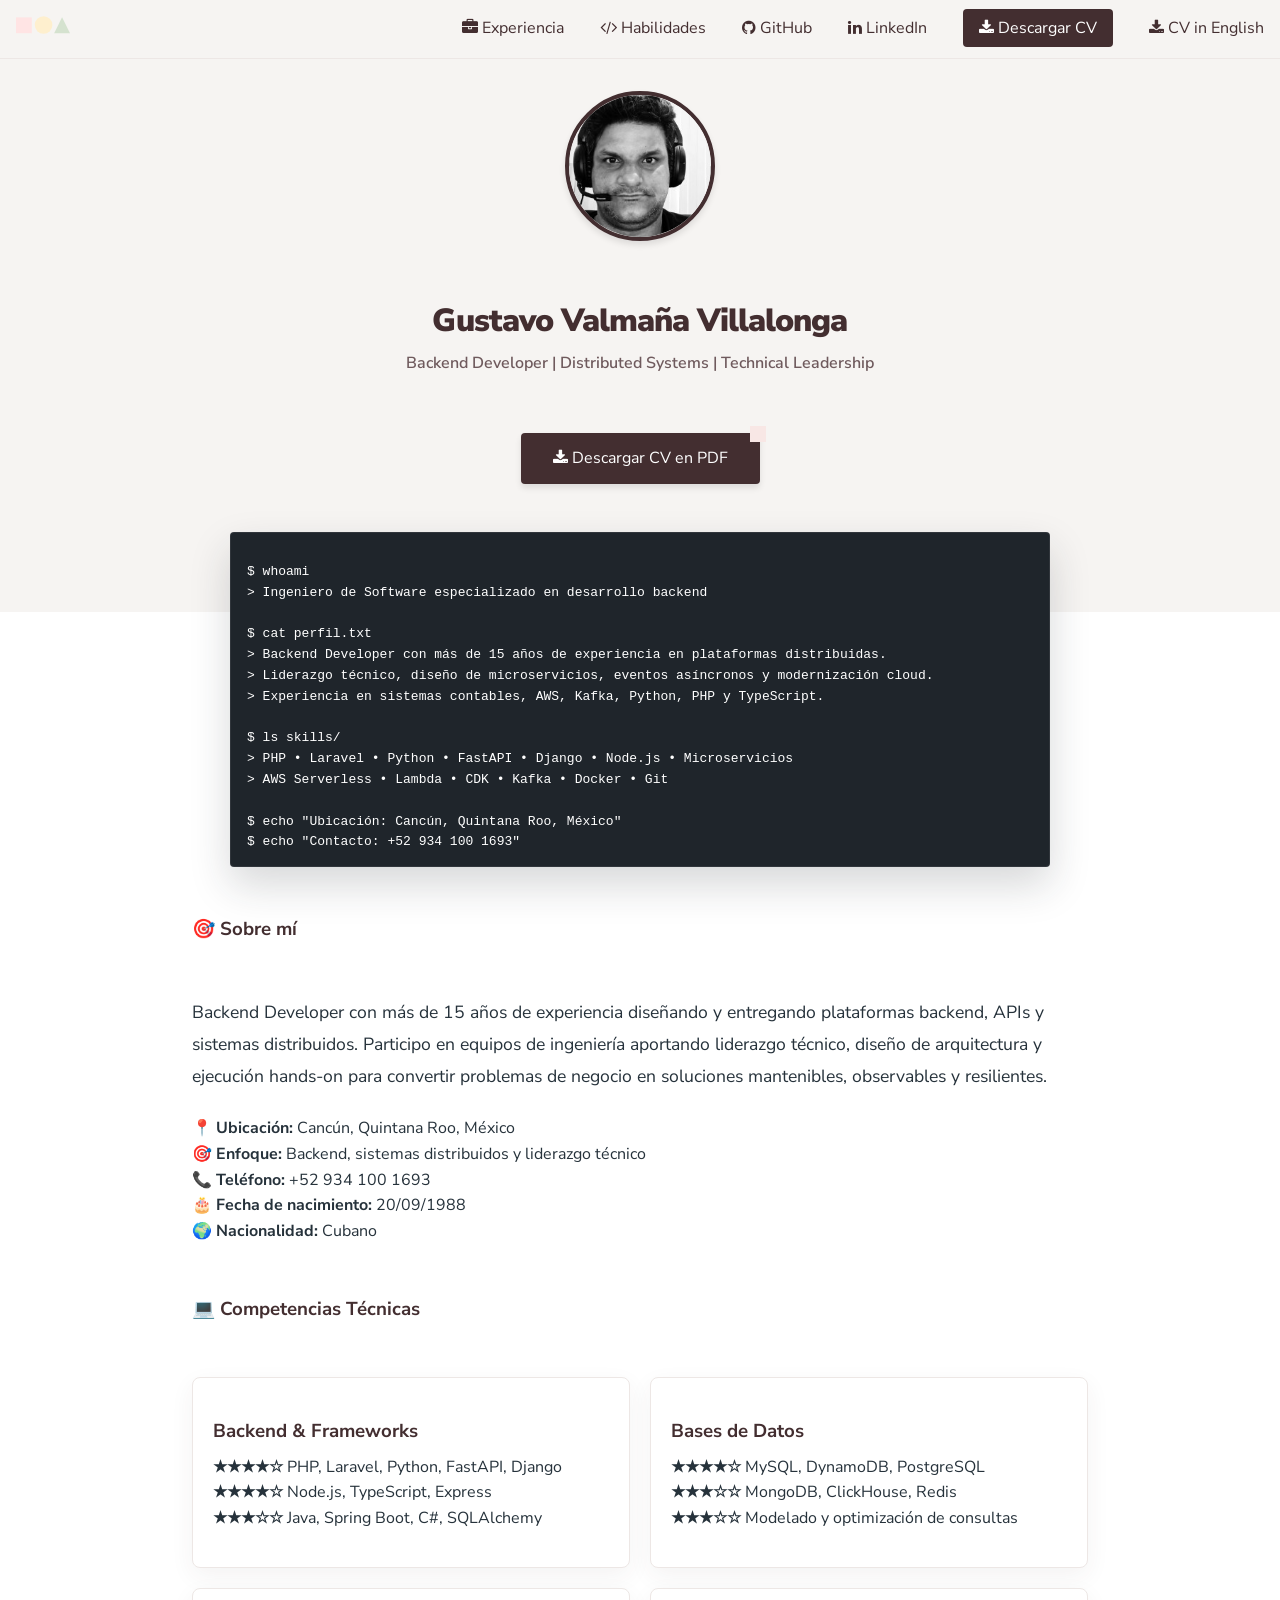
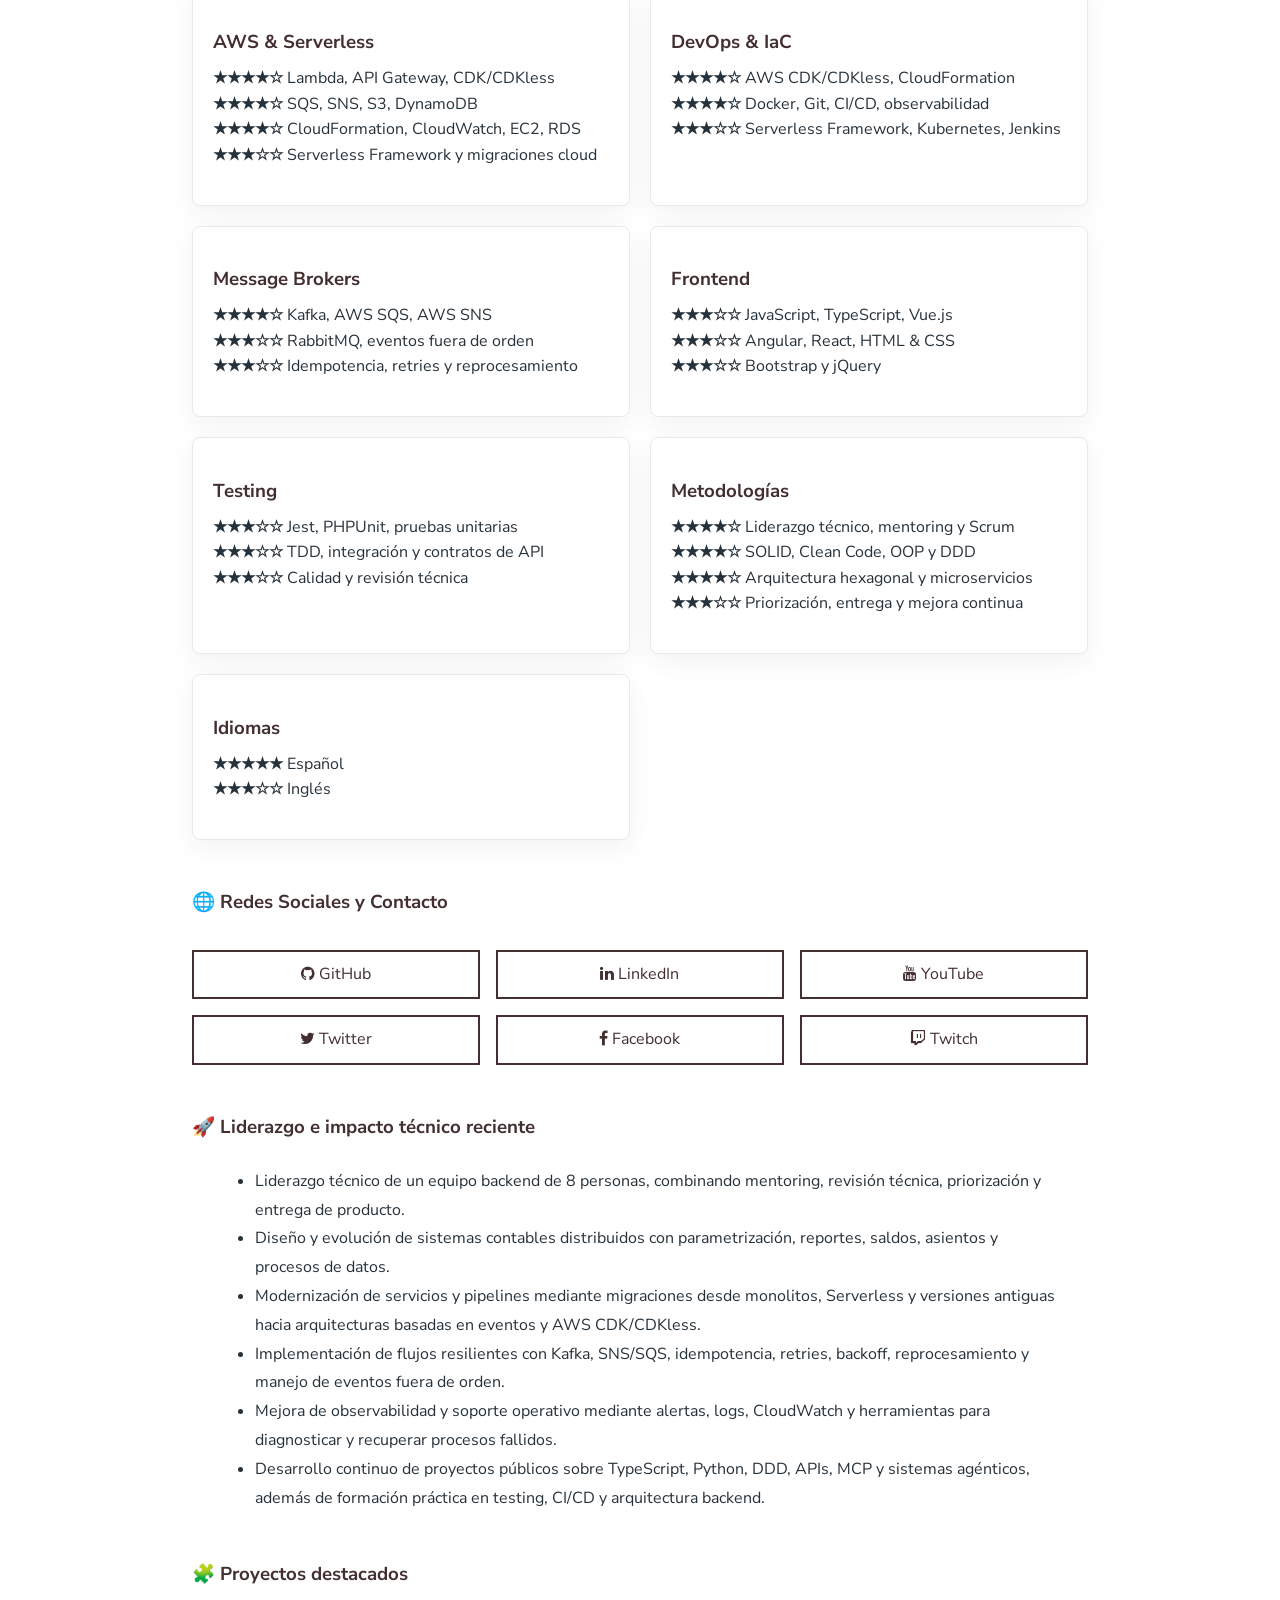
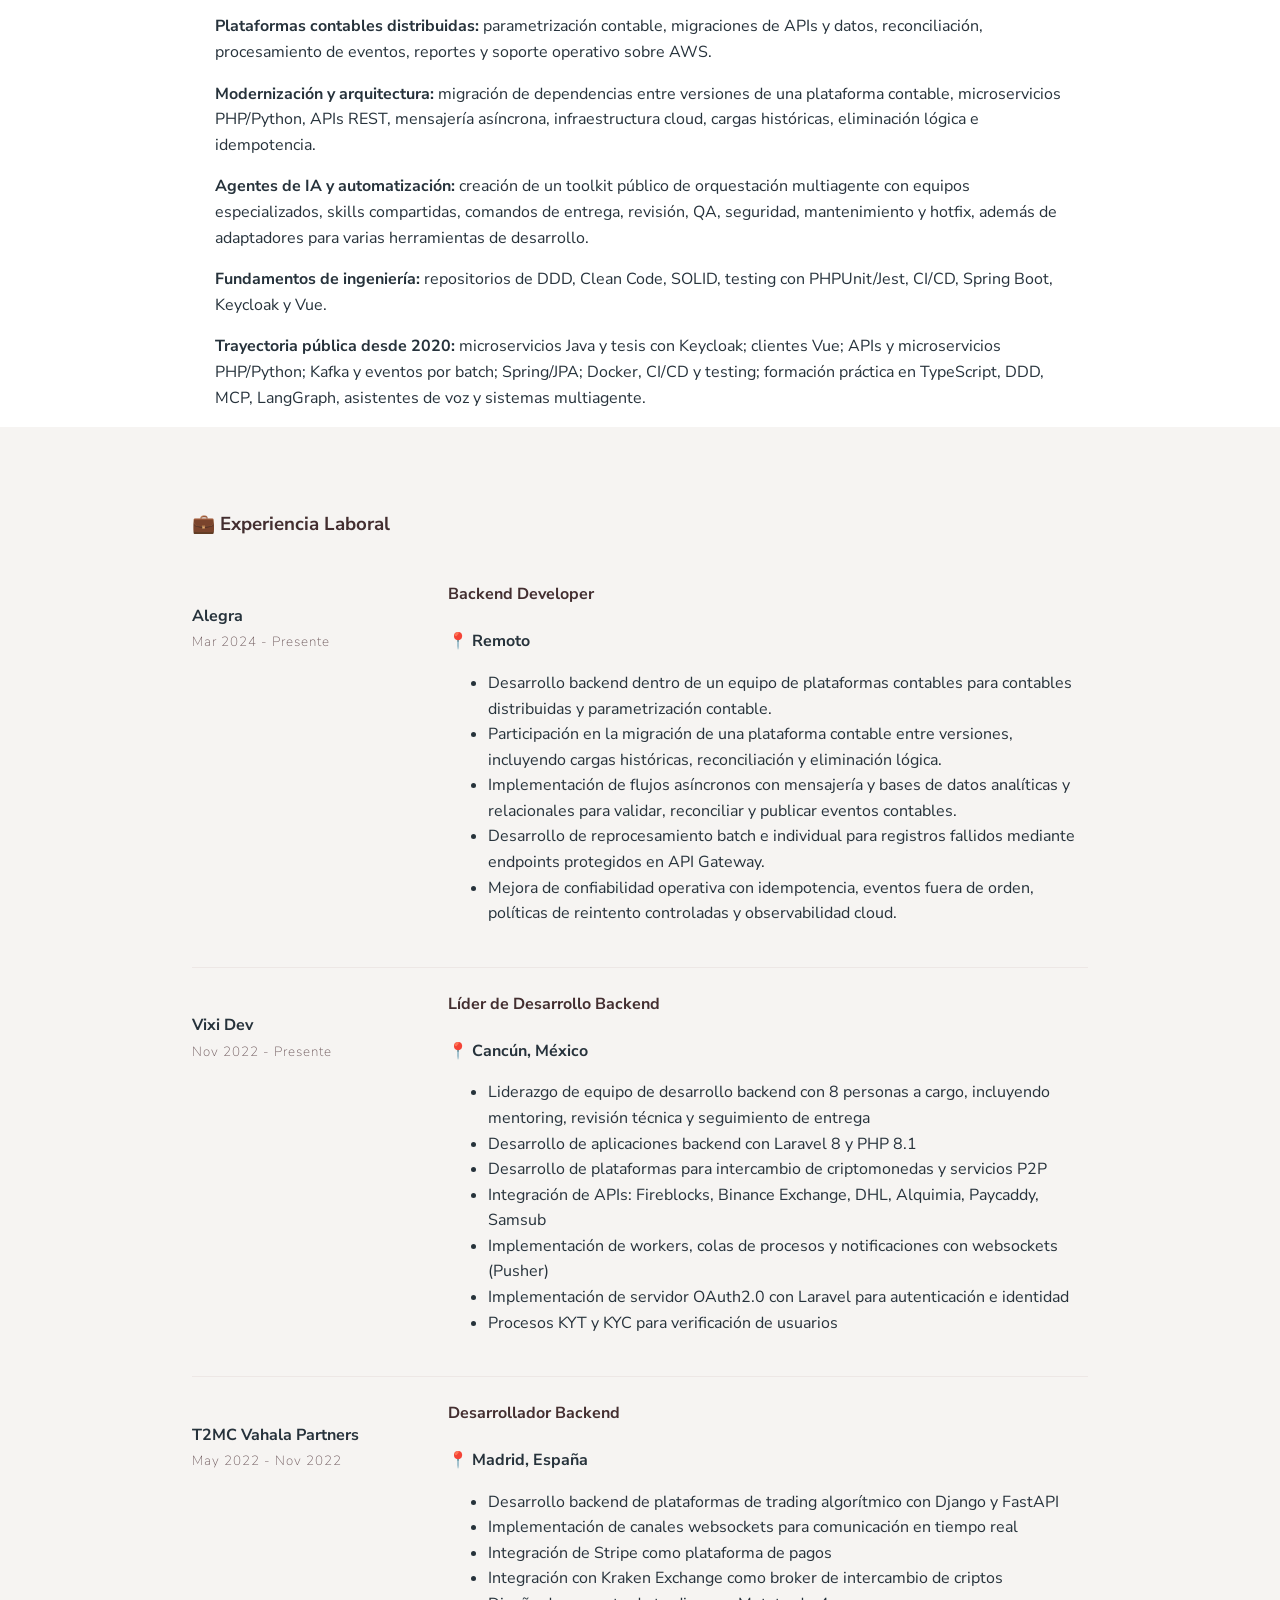
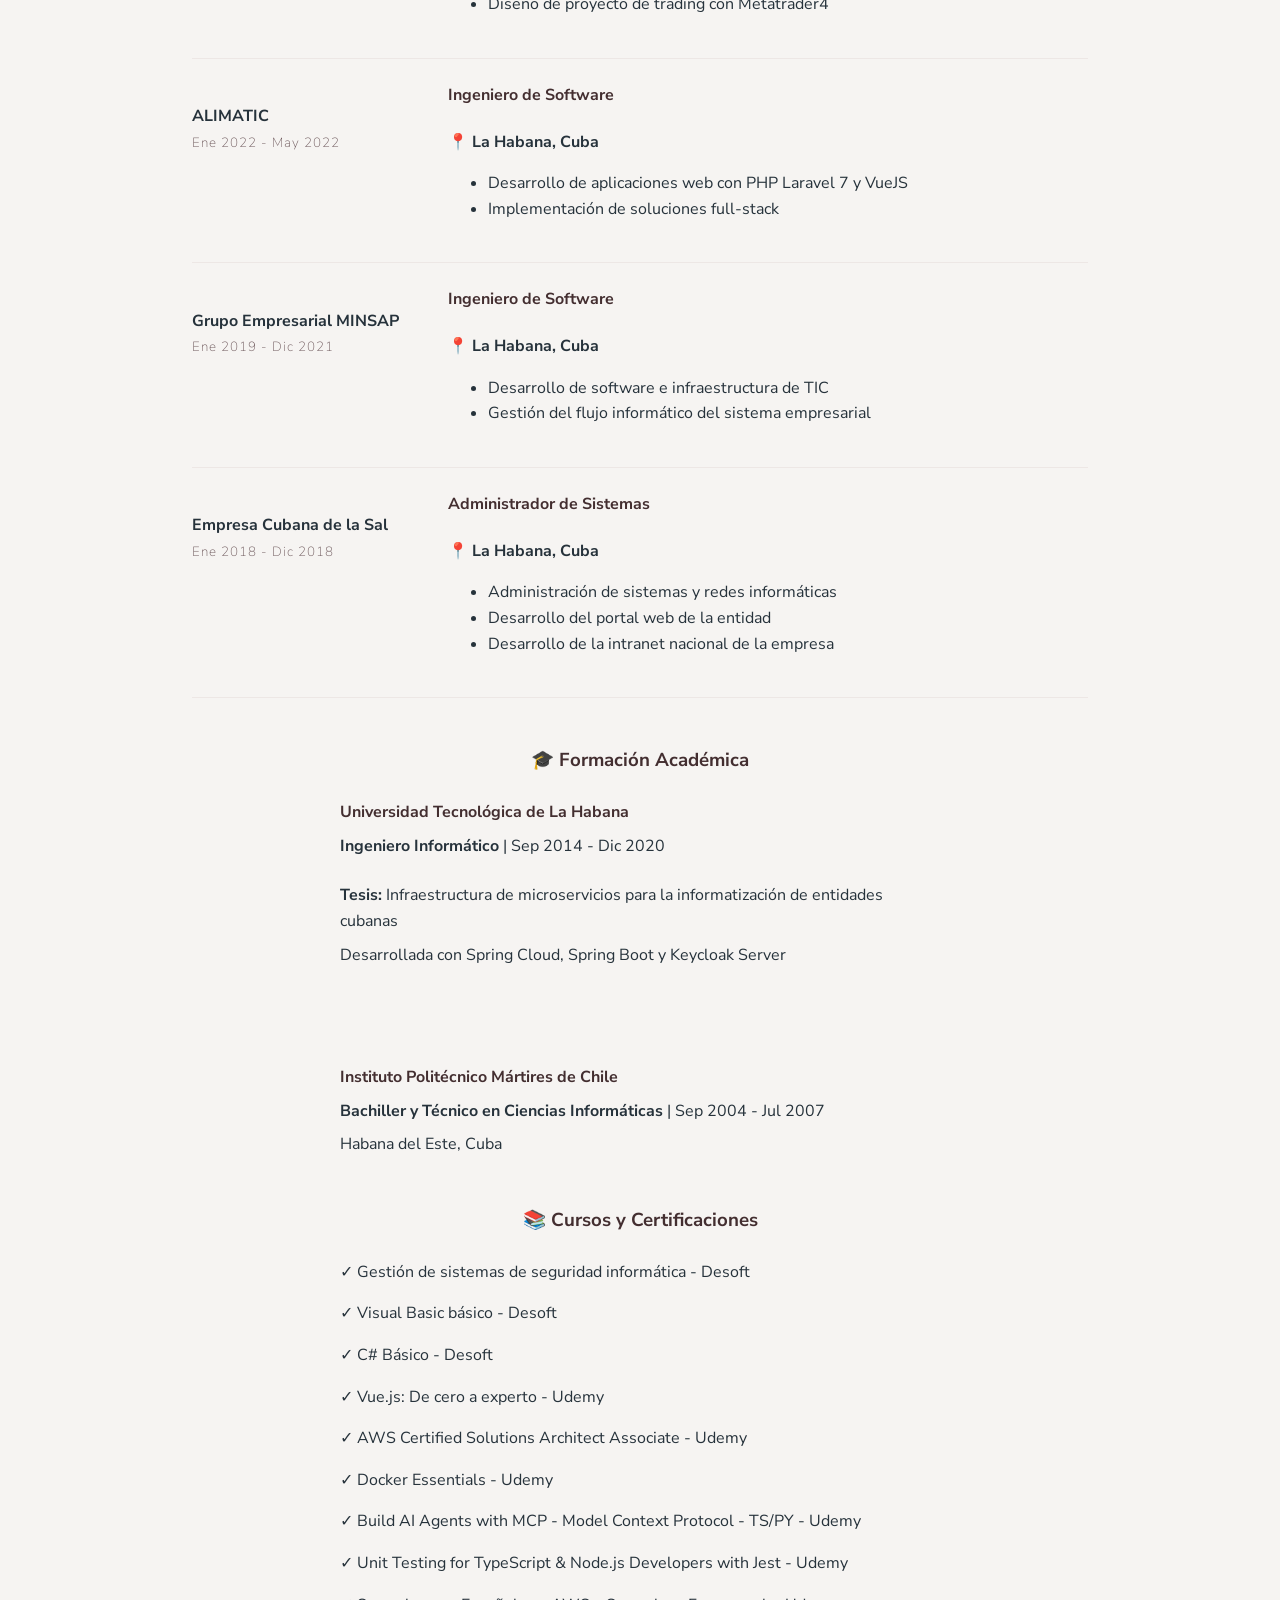
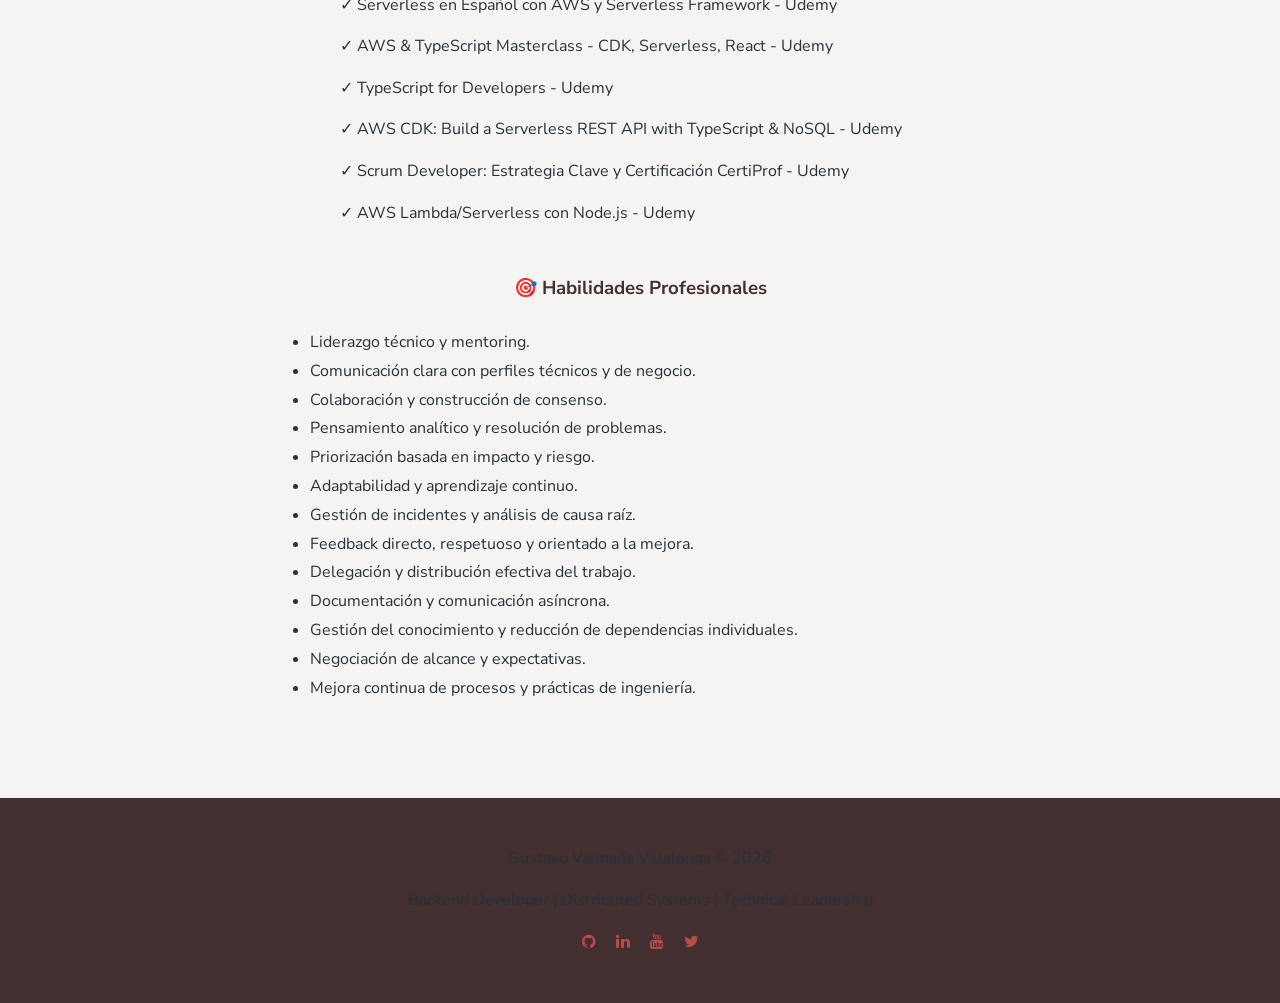
<file: index.html>
<!DOCTYPE html>
<html lang="es">
  <head>
    <meta charset="utf-8" />
    <meta
      name="description"
      content="Gustavo Valmaña Villalonga - Backend Developer especializado en sistemas distribuidos, plataformas contables, AWS, Kafka y liderazgo técnico"
    />
    <meta name="viewport" content="width=device-width, initial-scale=1" />
    <meta name="author" content="Gustavo Valmaña Villalonga" />
    <meta
      name="keywords"
      content="Backend Developer, Senior Software Engineer, sistemas distribuidos, AWS, Kafka, PHP, Laravel, Python, TypeScript, liderazgo técnico"
    />
    <title>Gustavo Valmaña Villalonga - Backend Developer</title>
    <link
      rel="stylesheet"
      href="https://cdnjs.cloudflare.com/ajax/libs/font-awesome/4.7.0/css/font-awesome.min.css"
    />
    <link
      href="https://fonts.googleapis.com/css?family=Nunito+Sans:300,400,600,700,800,900"
      rel="stylesheet"
    />
    <link rel="stylesheet" href="scribbler-global.css" />
    <link rel="stylesheet" href="scribbler-landing.css" />
  </head>
  <body>
    <nav>
      <div class="logo"></div>
      <ul class="menu">
        <div class="menu__item toggle"><span></span></div>
        <li class="menu__item">
          <a href="#experiencia" class="link link--dark"
            ><i class="fa fa-briefcase"></i> Experiencia</a
          >
        </li>
        <li class="menu__item">
          <a href="#habilidades" class="link link--dark"
            ><i class="fa fa-code"></i> Habilidades</a
          >
        </li>
        <li class="menu__item">
          <a
            href="https://github.com/gvalmana"
            target="_blank"
            class="link link--dark"
            ><i class="fa fa-github"></i> GitHub</a
          >
        </li>
        <li class="menu__item">
          <a
            href="https://www.linkedin.com/in/gustavo-valma%C3%B1a-villalonga-9a5b95119/"
            target="_blank"
            class="link link--dark"
            ><i class="fa fa-linkedin"></i> LinkedIn</a
          >
        </li>
          <li class="menu__item">
            <a
              href="Gustavo_Valmana_CV.pdf"
            download
            class="link link--dark"
            style="
              background: var(--primary-color);
              color: white;
              padding: 0.5rem 1rem;
              border-radius: 4px;
            "
            ><i class="fa fa-download"></i> Descargar CV</a
          >
          </li>
          <li class="menu__item">
            <a
              href="Gustavo_Valmana_CV_EN.pdf"
              download
              class="link link--dark"
              ><i class="fa fa-download"></i> CV in English</a
            >
          </li>
      </ul>
    </nav>
    <div class="hero">
      <img
        src="img/perfil.jpeg"
        alt="Gustavo Valmaña Villalonga"
        class="hero__profile-image"
        style="
          width: 150px;
          height: 150px;
          border-radius: 50%;
          object-fit: cover;
          margin-bottom: 1.5rem;
          border: 4px solid var(--primary-color);
          box-shadow: 0 4px 6px rgba(0, 0, 0, 0.1);
        "
      />
      <h1 class="hero__title">Gustavo Valmaña Villalonga</h1>
      <p class="hero__description">
        Backend Developer | Distributed Systems | Technical Leadership
      </p>
      <a
        href="Gustavo_Valmana_CV.pdf"
        download
        class="button--primary"
        style="
          display: inline-block;
          margin-top: 1.5rem;
          padding: 0.8rem 2rem;
          font-size: 1rem;
          cursor: pointer;
          background: var(--primary-color);
          color: white;
          border: none;
          border-radius: 4px;
          box-shadow: 0 4px 6px rgba(0, 0, 0, 0.1);
          transition: all 0.3s ease;
          text-decoration: none;
        "
        onmouseover="this.style.transform='translateY(-2px)'; this.style.boxShadow='0 6px 12px rgba(0,0,0,0.15)'"
        onmouseout="this.style.transform='translateY(0)'; this.style.boxShadow='0 4px 6px rgba(0,0,0,0.1)'"
      >
        <i class="fa fa-download"></i> Descargar CV en PDF
      </a>
    </div>
    <div class="hero__terminal">
      <pre>
        <code class="shell-session demo">$ whoami
> Ingeniero de Software especializado en desarrollo backend

          $ cat perfil.txt
          > Backend Developer con más de 15 años de experiencia en plataformas distribuidas.
          > Liderazgo técnico, diseño de microservicios, eventos asíncronos y modernización cloud.
          > Experiencia en sistemas contables, AWS, Kafka, Python, PHP y TypeScript.

$ ls skills/
> PHP • Laravel • Python • FastAPI • Django • Node.js • Microservicios
> AWS Serverless • Lambda • CDK • Kafka • Docker • Git

$ echo "Ubicación: Cancún, Quintana Roo, México"
$ echo "Contacto: +52 934 100 1693"</code>
      </pre>
    </div>
    <div class="wrapper">
      <div class="installation">
        <h3 class="section__title">🎯 Sobre mí</h3>
        <div style="padding: 1rem 0">
          <p style="font-size: 1.1rem; line-height: 1.8">
            Backend Developer con más de 15 años de experiencia diseñando y
            entregando plataformas backend, APIs y sistemas distribuidos.
            Participo en equipos de ingeniería aportando liderazgo técnico,
            diseño de arquitectura y ejecución hands-on para convertir problemas
            de negocio en soluciones mantenibles, observables y resilientes.
          </p>
          <p style="font-size: 1rem; margin-top: 1.5rem">
            <strong>📍 Ubicación:</strong> Cancún, Quintana Roo, México<br />
            <strong>🎯 Enfoque:</strong> Backend, sistemas distribuidos y liderazgo técnico<br />
            <strong>📞 Teléfono:</strong> +52 934 100 1693<br />
            <strong>🎂 Fecha de nacimiento:</strong> 20/09/1988<br />
            <strong>🌍 Nacionalidad:</strong> Cubano
          </p>
        </div>
      </div>

      <div class="feature" id="habilidades">
          <h3 class="section__title" style="width: 100%; margin-bottom: 2rem">
            💻 Competencias Técnicas
        </h3>
        <div class="feature__item">
          <h3 class="section__title">Backend & Frameworks</h3>
          <p>
            <strong>★★★★☆</strong> PHP, Laravel, Python, FastAPI, Django<br />
            <strong>★★★★☆</strong> Node.js, TypeScript, Express<br />
            <strong>★★★☆☆</strong> Java, Spring Boot, C#, SQLAlchemy
          </p>
        </div>
        <div class="feature__item">
          <h3 class="section__title">Bases de Datos</h3>
          <p>
            <strong>★★★★☆</strong> MySQL, DynamoDB, PostgreSQL<br />
            <strong>★★★☆☆</strong> MongoDB, ClickHouse, Redis<br />
            <strong>★★★☆☆</strong> Modelado y optimización de consultas
          </p>
        </div>
        <div class="feature__item">
          <h3 class="section__title">AWS & Serverless</h3>
          <p>
            <strong>★★★★☆</strong> Lambda, API Gateway, CDK/CDKless<br />
            <strong>★★★★☆</strong> SQS, SNS, S3, DynamoDB<br />
            <strong>★★★★☆</strong> CloudFormation, CloudWatch, EC2, RDS<br />
            <strong>★★★☆☆</strong> Serverless Framework y migraciones cloud
          </p>
        </div>
        <div class="feature__item">
          <h3 class="section__title">DevOps & IaC</h3>
          <p>
            <strong>★★★★☆</strong> AWS CDK/CDKless, CloudFormation<br />
            <strong>★★★★☆</strong> Docker, Git, CI/CD, observabilidad<br />
            <strong>★★★☆☆</strong> Serverless Framework, Kubernetes, Jenkins
          </p>
        </div>
        <div class="feature__item">
          <h3 class="section__title">Message Brokers</h3>
          <p>
            <strong>★★★★☆</strong> Kafka, AWS SQS, AWS SNS<br />
            <strong>★★★☆☆</strong> RabbitMQ, eventos fuera de orden<br />
            <strong>★★★☆☆</strong> Idempotencia, retries y reprocesamiento
          </p>
        </div>
        <div class="feature__item">
          <h3 class="section__title">Frontend</h3>
          <p>
            <strong>★★★☆☆</strong> JavaScript, TypeScript, Vue.js<br />
            <strong>★★★☆☆</strong> Angular, React, HTML &amp; CSS<br />
            <strong>★★★☆☆</strong> Bootstrap y jQuery
          </p>
        </div>
        <div class="feature__item">
          <h3 class="section__title">Testing</h3>
          <p>
            <strong>★★★☆☆</strong> Jest, PHPUnit, pruebas unitarias<br />
            <strong>★★★☆☆</strong> TDD, integración y contratos de API<br />
            <strong>★★★☆☆</strong> Calidad y revisión técnica
          </p>
        </div>
        <div class="feature__item">
          <h3 class="section__title">Metodologías</h3>
          <p>
            <strong>★★★★☆</strong> Liderazgo técnico, mentoring y Scrum<br />
            <strong>★★★★☆</strong> SOLID, Clean Code, OOP y DDD<br />
            <strong>★★★★☆</strong> Arquitectura hexagonal y microservicios<br />
            <strong>★★★☆☆</strong> Priorización, entrega y mejora continua
          </p>
        </div>
        <div class="feature__item">
          <h3 class="section__title">Idiomas</h3>
          <p>
            <strong>★★★★★</strong> Español<br />
            <strong>★★★☆☆</strong> Inglés
          </p>
        </div>
      </div>

      <div class="keybinding" style="display: block; margin-top: 3rem">
        <h3 class="section__title" style="margin-bottom: 2rem">
          🌐 Redes Sociales y Contacto
        </h3>
        <div class="social-links">
          <a
            href="https://github.com/gvalmana"
            target="_blank"
            class="button--secondary"
            style="display: block; text-align: center"
          >
            <i class="fa fa-github"></i> GitHub
          </a>
          <a
            href="https://www.linkedin.com/in/gustavo-valma%C3%B1a-villalonga-9a5b95119/"
            target="_blank"
            class="button--secondary"
            style="display: block; text-align: center"
          >
            <i class="fa fa-linkedin"></i> LinkedIn
          </a>
          <a
            href="https://www.youtube.com/channel/UCW4bonryh1f6zWCELm8tb0g"
            target="_blank"
            class="button--secondary"
            style="display: block; text-align: center"
          >
            <i class="fa fa-youtube"></i> YouTube
          </a>
          <a
            href="https://twitter.com/GustavoValmana"
            target="_blank"
            class="button--secondary"
            style="display: block; text-align: center"
          >
            <i class="fa fa-twitter"></i> Twitter
          </a>
          <a
            href="https://www.facebook.com/gustavo.valmanavillalonga/"
            target="_blank"
            class="button--secondary"
            style="display: block; text-align: center"
          >
            <i class="fa fa-facebook"></i> Facebook
          </a>
          <a
            href="https://www.twitch.tv/gvalmana"
            target="_blank"
            class="button--secondary"
            style="display: block; text-align: center"
          >
            <i class="fa fa-twitch"></i> Twitch
          </a>
        </div>
      </div>

      <div class="keybinding" style="display: block; margin-top: 3rem">
        <h3 class="section__title" style="margin-bottom: 1.5rem">
          🚀 Liderazgo e impacto técnico reciente
        </h3>
        <ul style="text-align: left; max-width: 850px; margin: 0 auto; line-height: 1.8">
          <li>
            Liderazgo técnico de un equipo backend de 8 personas, combinando
            mentoring, revisión técnica, priorización y entrega de producto.
          </li>
          <li>
            Diseño y evolución de sistemas contables distribuidos con
            parametrización, reportes, saldos, asientos y procesos de datos.
          </li>
          <li>
            Modernización de servicios y pipelines mediante migraciones desde
            monolitos, Serverless y versiones antiguas hacia arquitecturas
            basadas en eventos y AWS CDK/CDKless.
          </li>
          <li>
            Implementación de flujos resilientes con Kafka, SNS/SQS,
            idempotencia, retries, backoff, reprocesamiento y manejo de eventos
            fuera de orden.
          </li>
          <li>
            Mejora de observabilidad y soporte operativo mediante alertas,
            logs, CloudWatch y herramientas para diagnosticar y recuperar
            procesos fallidos.
          </li>
          <li>
            Desarrollo continuo de proyectos públicos sobre TypeScript, Python,
            DDD, APIs, MCP y sistemas agénticos, además de formación práctica en
            testing, CI/CD y arquitectura backend.
          </li>
        </ul>
      </div>

      <div class="keybinding" style="display: block; margin-top: 3rem">
        <h3 class="section__title" style="margin-bottom: 1.5rem">
          🧩 Proyectos destacados
        </h3>
        <div style="text-align: left; max-width: 850px; margin: 0 auto">
          <p><strong>Plataformas contables distribuidas:</strong> parametrización contable, migraciones de APIs y datos, reconciliación, procesamiento de eventos, reportes y soporte operativo sobre AWS.</p>
          <p><strong>Modernización y arquitectura:</strong> migración de dependencias entre versiones de una plataforma contable, microservicios PHP/Python, APIs REST, mensajería asíncrona, infraestructura cloud, cargas históricas, eliminación lógica e idempotencia.</p>
          <p><strong>Agentes de IA y automatización:</strong> creación de un toolkit público de orquestación multiagente con equipos especializados, skills compartidas, comandos de entrega, revisión, QA, seguridad, mantenimiento y hotfix, además de adaptadores para varias herramientas de desarrollo.</p>
          <p><strong>Fundamentos de ingeniería:</strong> repositorios de DDD, Clean Code, SOLID, testing con PHPUnit/Jest, CI/CD, Spring Boot, Keycloak y Vue.</p>
          <p><strong>Trayectoria pública desde 2020:</strong> microservicios Java y tesis con Keycloak; clientes Vue; APIs y microservicios PHP/Python; Kafka y eventos por batch; Spring/JPA; Docker, CI/CD y testing; formación práctica en TypeScript, DDD, MCP, LangGraph, asistentes de voz y sistemas multiagente.</p>
        </div>
      </div>
    </div>

    <div class="changelog" id="experiencia">
      <div class="wrapper">
        <h3 class="section__title">💼 Experiencia Laboral</h3>

        <div class="changelog__item">
          <div class="changelog__meta">
            <h4 class="changelog__title">Alegra</h4>
            <small class="changelog__date">Mar 2024 - Presente</small>
          </div>
          <div class="changelog__detail">
            <h4 style="margin-top: 0; color: var(--primary-color)">
              Backend Developer
            </h4>
            <p><strong>📍 Remoto</strong></p>
            <ul>
              <li>
                Desarrollo backend dentro de un equipo de plataformas contables para
                contables distribuidas y parametrización contable.
              </li>
              <li>
                Participación en la migración de una plataforma contable entre
                versiones, incluyendo cargas históricas, reconciliación y
                eliminación lógica.
              </li>
              <li>
                Implementación de flujos asíncronos con mensajería y bases de datos
                analíticas y relacionales para validar, reconciliar y publicar
                eventos contables.
              </li>
              <li>
                Desarrollo de reprocesamiento batch e individual para registros
                fallidos mediante endpoints protegidos en API Gateway.
              </li>
              <li>
                Mejora de confiabilidad operativa con idempotencia, eventos fuera
                de orden, políticas de reintento controladas y observabilidad cloud.
              </li>
            </ul>
          </div>
        </div>

        <div class="changelog__item">
          <div class="changelog__meta">
            <h4 class="changelog__title">Vixi Dev</h4>
            <small class="changelog__date">Nov 2022 - Presente</small>
          </div>
          <div class="changelog__detail">
            <h4 style="margin-top: 0; color: var(--primary-color)">
              Líder de Desarrollo Backend
            </h4>
            <p><strong>📍 Cancún, México</strong></p>
            <ul>
              <li>
                Liderazgo de equipo de desarrollo backend con 8 personas a cargo,
                incluyendo mentoring, revisión técnica y seguimiento de entrega
              </li>
              <li>
                Desarrollo de aplicaciones backend con Laravel 8 y PHP 8.1
              </li>
              <li>
                Desarrollo de plataformas para intercambio de criptomonedas y
                servicios P2P
              </li>
              <li>
                Integración de APIs: Fireblocks, Binance Exchange, DHL,
                Alquimia, Paycaddy, Samsub
              </li>
              <li>
                Implementación de workers, colas de procesos y notificaciones
                con websockets (Pusher)
              </li>
              <li>
                Implementación de servidor OAuth2.0 con Laravel para
                autenticación e identidad
              </li>
              <li>Procesos KYT y KYC para verificación de usuarios</li>
            </ul>
          </div>
        </div>

        <div class="changelog__item">
          <div class="changelog__meta">
            <h4 class="changelog__title">T2MC Vahala Partners</h4>
            <small class="changelog__date">May 2022 - Nov 2022</small>
          </div>
          <div class="changelog__detail">
            <h4 style="margin-top: 0; color: var(--primary-color)">
              Desarrollador Backend
            </h4>
            <p><strong>📍 Madrid, España</strong></p>
            <ul>
              <li>
                Desarrollo backend de plataformas de trading algorítmico con
                Django y FastAPI
              </li>
              <li>
                Implementación de canales websockets para comunicación en tiempo
                real
              </li>
              <li>Integración de Stripe como plataforma de pagos</li>
              <li>
                Integración con Kraken Exchange como broker de intercambio de
                criptos
              </li>
              <li>Diseño de proyecto de trading con Metatrader4</li>
            </ul>
          </div>
        </div>

        <div class="changelog__item">
          <div class="changelog__meta">
            <h4 class="changelog__title">ALIMATIC</h4>
            <small class="changelog__date">Ene 2022 - May 2022</small>
          </div>
          <div class="changelog__detail">
            <h4 style="margin-top: 0; color: var(--primary-color)">
              Ingeniero de Software
            </h4>
            <p><strong>📍 La Habana, Cuba</strong></p>
            <ul>
              <li>Desarrollo de aplicaciones web con PHP Laravel 7 y VueJS</li>
              <li>Implementación de soluciones full-stack</li>
            </ul>
          </div>
        </div>

        <div class="changelog__item">
          <div class="changelog__meta">
            <h4 class="changelog__title">Grupo Empresarial MINSAP</h4>
            <small class="changelog__date">Ene 2019 - Dic 2021</small>
          </div>
          <div class="changelog__detail">
            <h4 style="margin-top: 0; color: var(--primary-color)">
              Ingeniero de Software
            </h4>
            <p><strong>📍 La Habana, Cuba</strong></p>
            <ul>
              <li>Desarrollo de software e infraestructura de TIC</li>
              <li>Gestión del flujo informático del sistema empresarial</li>
            </ul>
          </div>
        </div>

        <div class="changelog__item">
          <div class="changelog__meta">
            <h4 class="changelog__title">Empresa Cubana de la Sal</h4>
            <small class="changelog__date">Ene 2018 - Dic 2018</small>
          </div>
          <div class="changelog__detail">
            <h4 style="margin-top: 0; color: var(--primary-color)">
              Administrador de Sistemas
            </h4>
            <p><strong>📍 La Habana, Cuba</strong></p>
            <ul>
              <li>Administración de sistemas y redes informáticas</li>
              <li>Desarrollo del portal web de la entidad</li>
              <li>Desarrollo de la intranet nacional de la empresa</li>
            </ul>
          </div>
        </div>

        <div class="changelog__callout">
          <h3 class="section__title" style="margin-bottom: 1.5rem">
            🎓 Formación Académica
          </h3>
          <div style="text-align: left; max-width: 600px; margin: 0 auto">
            <h4 style="color: var(--primary-color); margin-bottom: 0.5rem">
              Universidad Tecnológica de La Habana
            </h4>
            <p style="margin: 0.5rem 0">
              <strong>Ingeniero Informático</strong> | Sep 2014 - Dic 2020
            </p>
            <p style="margin: 1.5rem 0 0.5rem 0">
              <strong>Tesis:</strong> Infraestructura de microservicios para la
              informatización de entidades cubanas
            </p>
            <p style="margin: 0.5rem 0">
              Desarrollada con Spring Cloud, Spring Boot y Keycloak Server
            </p>

            <hr style="margin: 2rem 0" />

            <h4 style="color: var(--primary-color); margin-bottom: 0.5rem">
              Instituto Politécnico Mártires de Chile
            </h4>
            <p style="margin: 0.5rem 0">
              <strong>Bachiller y Técnico en Ciencias Informáticas</strong> |
              Sep 2004 - Jul 2007
            </p>
            <p style="margin: 0.5rem 0">Habana del Este, Cuba</p>
          </div>
        </div>

        <div class="changelog__callout" style="margin-top: 3rem">
          <h3 class="section__title" style="margin-bottom: 1.5rem">
            📚 Cursos y Certificaciones
          </h3>
          <div style="text-align: left; max-width: 600px; margin: 0 auto">
            <ul style="list-style: none; padding: 0">
              <li style="margin-bottom: 1rem">
                ✓ Gestión de sistemas de seguridad informática - Desoft
              </li>
              <li style="margin-bottom: 1rem">
                ✓ Visual Basic básico - Desoft
              </li>
              <li style="margin-bottom: 1rem">✓ C# Básico - Desoft</li>
              <li style="margin-bottom: 1rem">✓ Vue.js: De cero a experto - Udemy</li>
              <li style="margin-bottom: 1rem">✓ AWS Certified Solutions Architect Associate - Udemy</li>
              <li style="margin-bottom: 1rem">✓ Docker Essentials - Udemy</li>
              <li style="margin-bottom: 1rem">✓ Build AI Agents with MCP - Model Context Protocol - TS/PY - Udemy</li>
              <li style="margin-bottom: 1rem">✓ Unit Testing for TypeScript &amp; Node.js Developers with Jest - Udemy</li>
              <li style="margin-bottom: 1rem">✓ Serverless en Español con AWS y Serverless Framework - Udemy</li>
              <li style="margin-bottom: 1rem">✓ AWS &amp; TypeScript Masterclass - CDK, Serverless, React - Udemy</li>
              <li style="margin-bottom: 1rem">✓ TypeScript for Developers - Udemy</li>
              <li style="margin-bottom: 1rem">✓ AWS CDK: Build a Serverless REST API with TypeScript &amp; NoSQL - Udemy</li>
              <li style="margin-bottom: 1rem">✓ Scrum Developer: Estrategia Clave y Certificación CertiProf - Udemy</li>
              <li style="margin-bottom: 1rem">✓ AWS Lambda/Serverless con Node.js - Udemy</li>
            </ul>
          </div>
        </div>

        <div class="changelog__callout" style="margin-top: 3rem">
          <h3 class="section__title" style="margin-bottom: 1.5rem">
            🎯 Habilidades Profesionales
          </h3>
          <div style="text-align: left; max-width: 700px; margin: 0 auto">
            <ul style="line-height: 1.8; margin: 0; padding-left: 1.25rem">
              <li>Liderazgo técnico y mentoring.</li>
              <li>Comunicación clara con perfiles técnicos y de negocio.</li>
              <li>Colaboración y construcción de consenso.</li>
              <li>Pensamiento analítico y resolución de problemas.</li>
              <li>Priorización basada en impacto y riesgo.</li>
              <li>Adaptabilidad y aprendizaje continuo.</li>
              <li>Gestión de incidentes y análisis de causa raíz.</li>
              <li>Feedback directo, respetuoso y orientado a la mejora.</li>
              <li>Delegación y distribución efectiva del trabajo.</li>
              <li>Documentación y comunicación asíncrona.</li>
              <li>Gestión del conocimiento y reducción de dependencias individuales.</li>
              <li>Negociación de alcance y expectativas.</li>
              <li>Mejora continua de procesos y prácticas de ingeniería.</li>
            </ul>
          </div>
        </div>
      </div>
    </div>

    <footer class="footer">
         <p style="margin-bottom: 1rem">Gustavo Valmaña Villalonga © 2026</p>
      <p style="margin: 0.5rem 0">
         Backend Developer | Distributed Systems | Technical Leadership
      </p>
      <p style="margin-top: 1rem">
        <a
          href="https://github.com/gvalmana"
          target="_blank"
          class="link link--light"
          style="margin: 0 0.5rem"
          ><i class="fa fa-github"></i
        ></a>
        <a
          href="https://www.linkedin.com/in/gustavo-valma%C3%B1a-villalonga-9a5b95119/"
          target="_blank"
          class="link link--light"
          style="margin: 0 0.5rem"
          ><i class="fa fa-linkedin"></i
        ></a>
        <a
          href="https://www.youtube.com/channel/UCW4bonryh1f6zWCELm8tb0g"
          target="_blank"
          class="link link--light"
          style="margin: 0 0.5rem"
          ><i class="fa fa-youtube"></i
        ></a>
        <a
          href="https://twitter.com/GustavoValmana"
          target="_blank"
          class="link link--light"
          style="margin: 0 0.5rem"
          ><i class="fa fa-twitter"></i
        ></a>
      </p>
    </footer>
    <script src="scribbler.js"></script>
  </body>
</html>
</file>
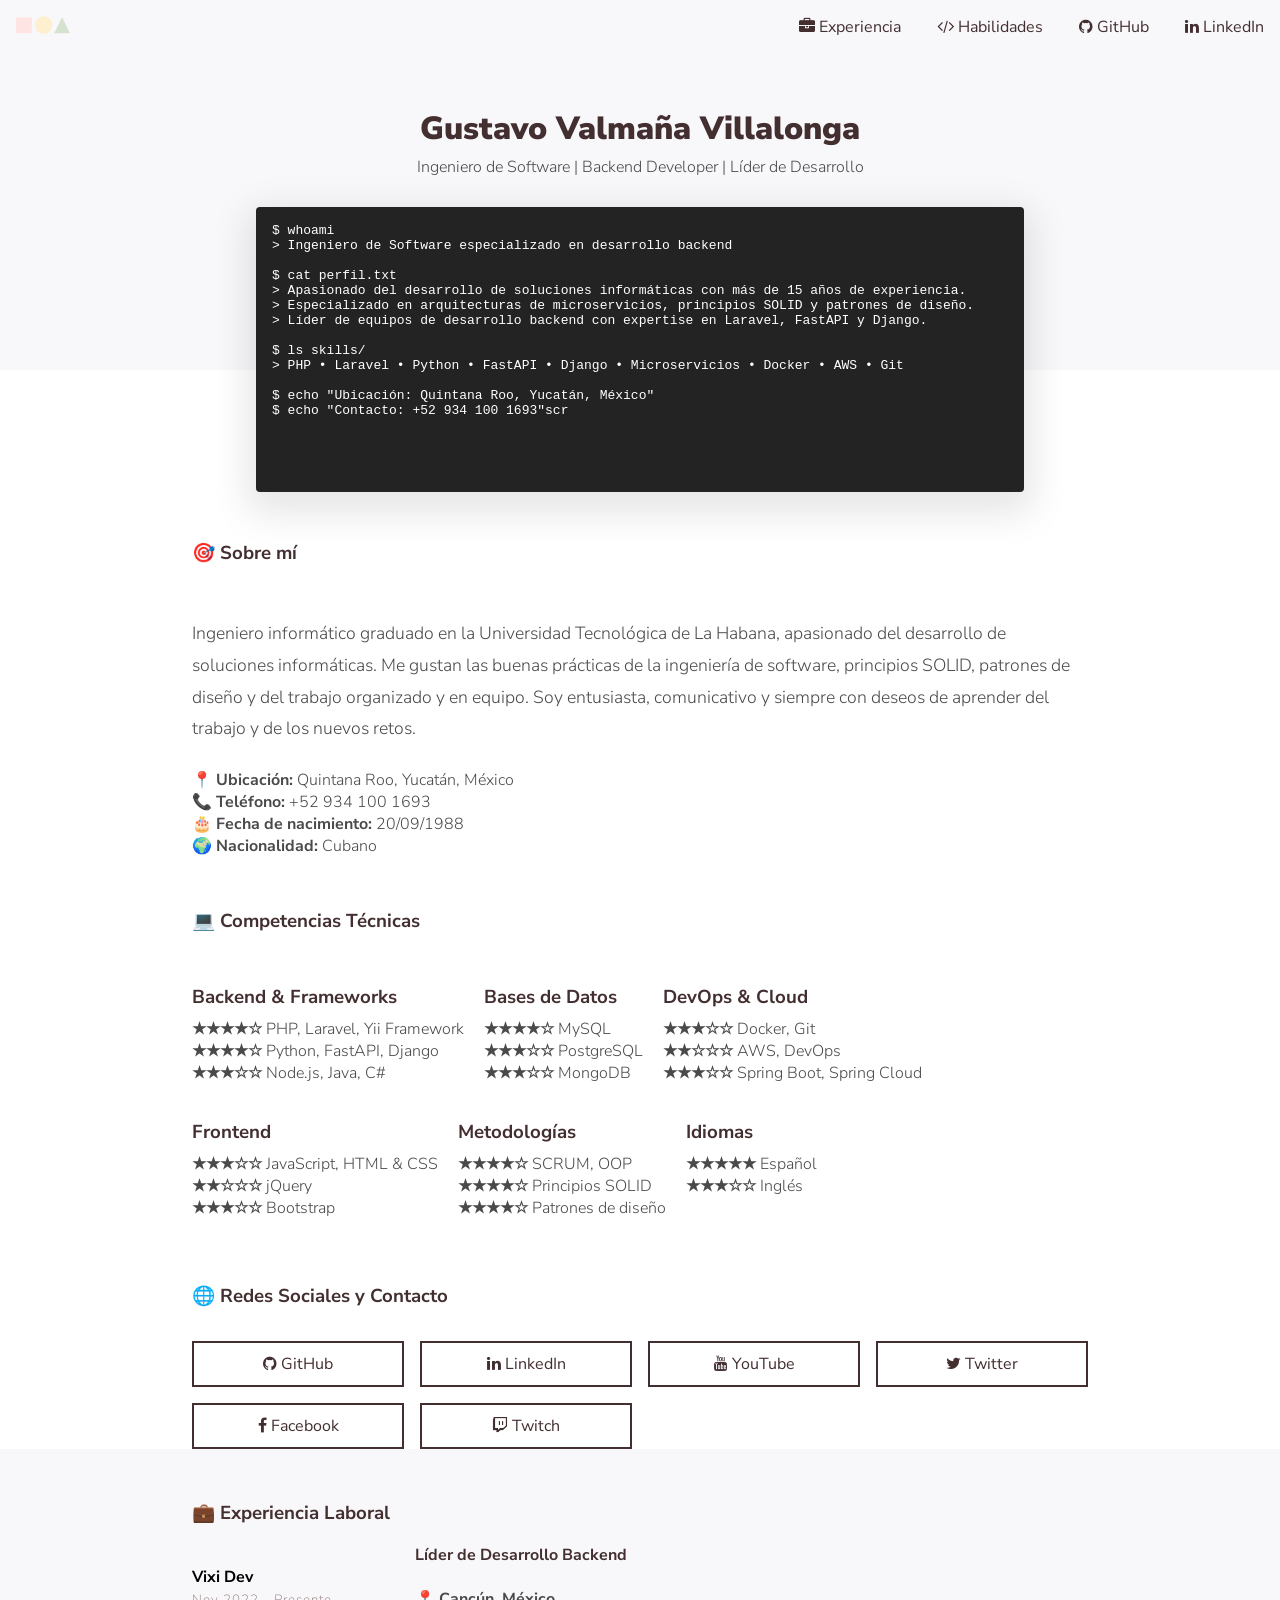
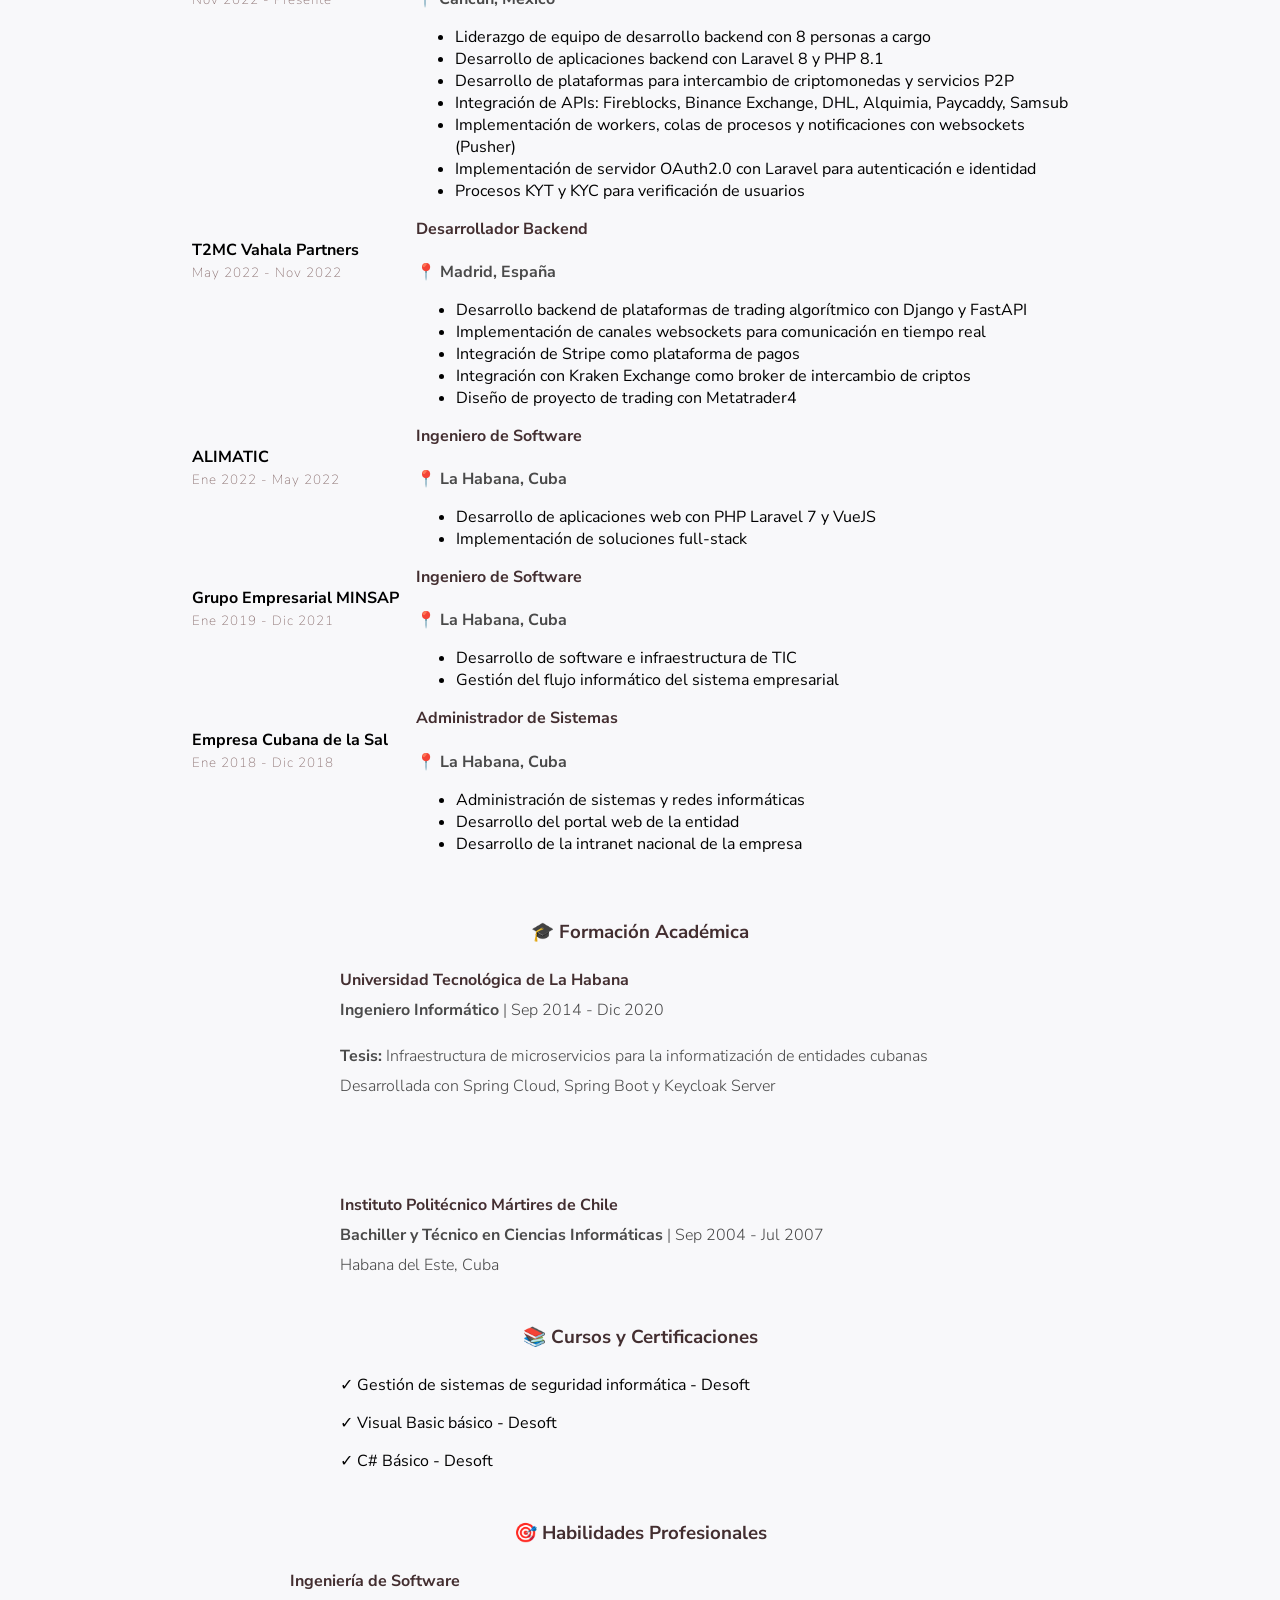
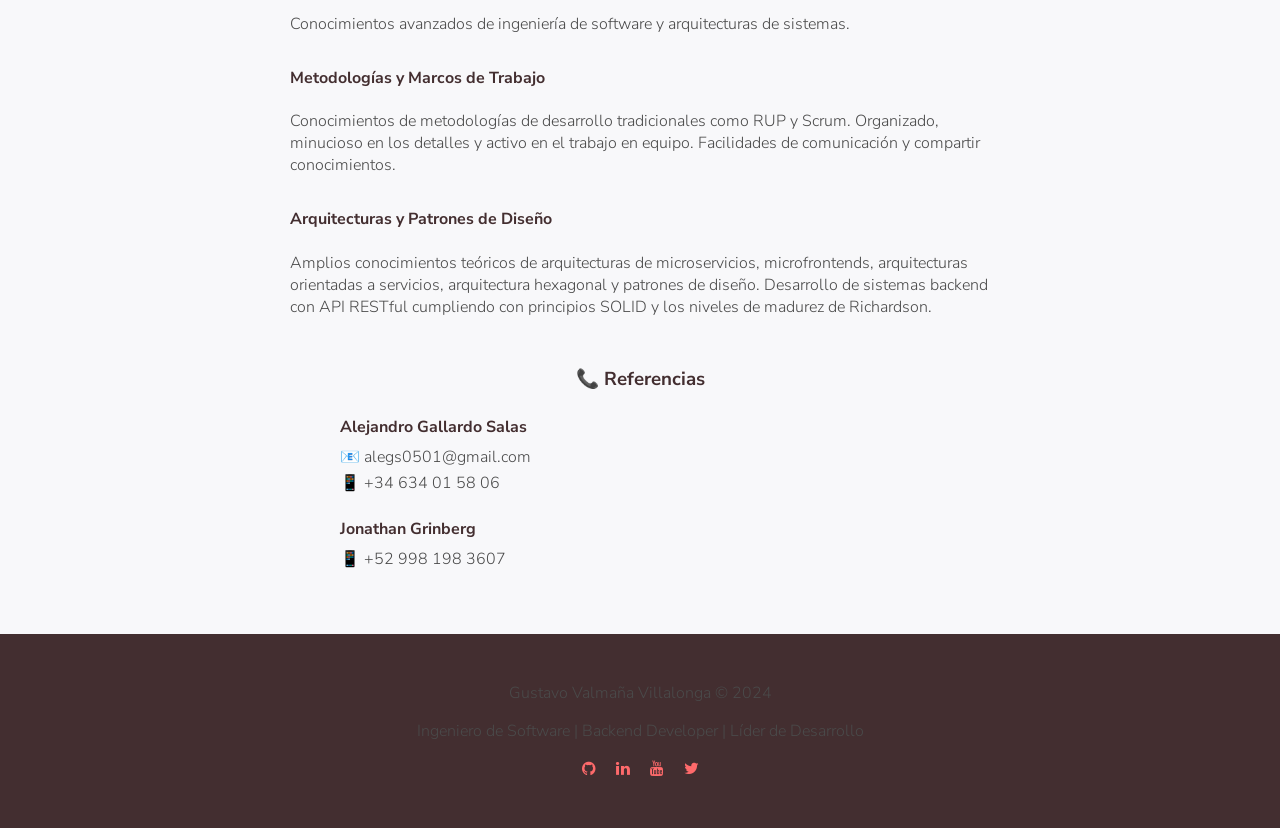
<file: scribbler/scribbler/index.html>
<!DOCTYPE html>
<html lang="es">
  <head>
    <meta charset="utf-8" />
    <meta
      name="description"
      content="Gustavo Valmaña Villalonga - Ingeniero de Software especializado en desarrollo backend con PHP, Laravel, Python, FastAPI y arquitecturas de microservicios"
    />
    <meta name="viewport" content="width=device-width, initial-scale=1" />
    <meta name="author" content="Gustavo Valmaña Villalonga" />
    <meta
      name="keywords"
      content="Ingeniero de Software, Backend Developer, PHP, Laravel, Python, FastAPI, Django, Microservicios"
    />
    <title>Gustavo Valmaña Villalonga - Ingeniero de Software</title>
    <link
      rel="stylesheet"
      href="https://cdnjs.cloudflare.com/ajax/libs/font-awesome/4.7.0/css/font-awesome.min.css"
    />
    <link
      href="https://fonts.googleapis.com/css?family=Nunito+Sans:300,400,600,700,800,900"
      rel="stylesheet"
    />
    <link rel="stylesheet" href="scribbler-global.css" />
    <link rel="stylesheet" href="scribbler-landing.css" />
  </head>
  <body>
    <nav>
      <div class="logo"></div>
      <ul class="menu">
        <div class="menu__item toggle"><span></span></div>
        <li class="menu__item">
          <a href="#experiencia" class="link link--dark"
            ><i class="fa fa-briefcase"></i> Experiencia</a
          >
        </li>
        <li class="menu__item">
          <a href="#habilidades" class="link link--dark"
            ><i class="fa fa-code"></i> Habilidades</a
          >
        </li>
        <li class="menu__item">
          <a
            href="https://github.com/gvalmana"
            target="_blank"
            class="link link--dark"
            ><i class="fa fa-github"></i> GitHub</a
          >
        </li>
        <li class="menu__item">
          <a
            href="https://www.linkedin.com/in/gustavo-valma%C3%B1a-villalonga-9a5b95119/"
            target="_blank"
            class="link link--dark"
            ><i class="fa fa-linkedin"></i> LinkedIn</a
          >
        </li>
      </ul>
    </nav>
    <div class="hero">
      <h1 class="hero__title">Gustavo Valmaña Villalonga</h1>
      <p class="hero__description">
        Ingeniero de Software | Backend Developer | Líder de Desarrollo
      </p>
    </div>
    <div class="hero__terminal">
      <pre>
        <code class="shell-session demo">$ whoami
> Ingeniero de Software especializado en desarrollo backend

$ cat perfil.txt
> Apasionado del desarrollo de soluciones informáticas con más de 15 años de experiencia.
> Especializado en arquitecturas de microservicios, principios SOLID y patrones de diseño.
> Líder de equipos de desarrollo backend con expertise en Laravel, FastAPI y Django.

$ ls skills/
> PHP • Laravel • Python • FastAPI • Django • Microservicios • Docker • AWS • Git

$ echo "Ubicación: Quintana Roo, Yucatán, México"
$ echo "Contacto: +52 934 100 1693"</code>
      </pre>
    </div>
    <div class="wrapper">
      <div class="installation">
        <h3 class="section__title">🎯 Sobre mí</h3>
        <div style="padding: 1rem 0">
          <p style="font-size: 1.1rem; line-height: 1.8">
            Ingeniero informático graduado en la Universidad Tecnológica de La
            Habana, apasionado del desarrollo de soluciones informáticas. Me
            gustan las buenas prácticas de la ingeniería de software, principios
            SOLID, patrones de diseño y del trabajo organizado y en equipo. Soy
            entusiasta, comunicativo y siempre con deseos de aprender del
            trabajo y de los nuevos retos.
          </p>
          <p style="font-size: 1rem; margin-top: 1.5rem">
            <strong>📍 Ubicación:</strong> Quintana Roo, Yucatán, México<br />
            <strong>📞 Teléfono:</strong> +52 934 100 1693<br />
            <strong>🎂 Fecha de nacimiento:</strong> 20/09/1988<br />
            <strong>🌍 Nacionalidad:</strong> Cubano
          </p>
        </div>
      </div>

      <div class="feature" id="habilidades">
        <h3 class="section__title" style="width: 100%; margin-bottom: 2rem">
          💻 Competencias Técnicas
        </h3>
        <div class="feature__item">
          <h3 class="section__title">Backend & Frameworks</h3>
          <p>
            <strong>★★★★☆</strong> PHP, Laravel, Yii Framework<br />
            <strong>★★★★☆</strong> Python, FastAPI, Django<br />
            <strong>★★★☆☆</strong> Node.js, Java, C#
          </p>
        </div>
        <div class="feature__item">
          <h3 class="section__title">Bases de Datos</h3>
          <p>
            <strong>★★★★☆</strong> MySQL<br />
            <strong>★★★☆☆</strong> PostgreSQL<br />
            <strong>★★★☆☆</strong> MongoDB
          </p>
        </div>
        <div class="feature__item">
          <h3 class="section__title">DevOps & Cloud</h3>
          <p>
            <strong>★★★☆☆</strong> Docker, Git<br />
            <strong>★★☆☆☆</strong> AWS, DevOps<br />
            <strong>★★★☆☆</strong> Spring Boot, Spring Cloud
          </p>
        </div>
        <div class="feature__item">
          <h3 class="section__title">Frontend</h3>
          <p>
            <strong>★★★☆☆</strong> JavaScript, HTML & CSS<br />
            <strong>★★☆☆☆</strong> jQuery<br />
            <strong>★★★☆☆</strong> Bootstrap
          </p>
        </div>
        <div class="feature__item">
          <h3 class="section__title">Metodologías</h3>
          <p>
            <strong>★★★★☆</strong> SCRUM, OOP<br />
            <strong>★★★★☆</strong> Principios SOLID<br />
            <strong>★★★★☆</strong> Patrones de diseño
          </p>
        </div>
        <div class="feature__item">
          <h3 class="section__title">Idiomas</h3>
          <p>
            <strong>★★★★★</strong> Español<br />
            <strong>★★★☆☆</strong> Inglés
          </p>
        </div>
      </div>

      <div class="keybinding" style="display: block; margin-top: 3rem">
        <h3 class="section__title" style="margin-bottom: 2rem">
          🌐 Redes Sociales y Contacto
        </h3>
        <div
          style="
            display: grid;
            grid-template-columns: repeat(auto-fit, minmax(200px, 1fr));
            gap: 1rem;
            margin-top: 1rem;
          "
        >
          <a
            href="https://github.com/gvalmana"
            target="_blank"
            class="button--secondary"
            style="display: block; text-align: center"
          >
            <i class="fa fa-github"></i> GitHub
          </a>
          <a
            href="https://www.linkedin.com/in/gustavo-valma%C3%B1a-villalonga-9a5b95119/"
            target="_blank"
            class="button--secondary"
            style="display: block; text-align: center"
          >
            <i class="fa fa-linkedin"></i> LinkedIn
          </a>
          <a
            href="https://www.youtube.com/channel/UCW4bonryh1f6zWCELm8tb0g"
            target="_blank"
            class="button--secondary"
            style="display: block; text-align: center"
          >
            <i class="fa fa-youtube"></i> YouTube
          </a>
          <a
            href="https://twitter.com/GustavoValmana"
            target="_blank"
            class="button--secondary"
            style="display: block; text-align: center"
          >
            <i class="fa fa-twitter"></i> Twitter
          </a>
          <a
            href="https://www.facebook.com/gustavo.valmanavillalonga/"
            target="_blank"
            class="button--secondary"
            style="display: block; text-align: center"
          >
            <i class="fa fa-facebook"></i> Facebook
          </a>
          <a
            href="https://www.twitch.tv/gvalmana"
            target="_blank"
            class="button--secondary"
            style="display: block; text-align: center"
          >
            <i class="fa fa-twitch"></i> Twitch
          </a>
        </div>
      </div>
    </div>

    <div class="changelog" id="experiencia">
      <div class="wrapper">
        <h3 class="section__title">💼 Experiencia Laboral</h3>

        <div class="changelog__item">
          <div class="changelog__meta">
            <h4 class="changelog__title">Vixi Dev</h4>
            <small class="changelog__date">Nov 2022 - Presente</small>
          </div>
          <div class="changelog__detail">
            <h4 style="margin-top: 0; color: var(--primary-color)">
              Líder de Desarrollo Backend
            </h4>
            <p><strong>📍 Cancún, México</strong></p>
            <ul>
              <li>
                Liderazgo de equipo de desarrollo backend con 8 personas a cargo
              </li>
              <li>
                Desarrollo de aplicaciones backend con Laravel 8 y PHP 8.1
              </li>
              <li>
                Desarrollo de plataformas para intercambio de criptomonedas y
                servicios P2P
              </li>
              <li>
                Integración de APIs: Fireblocks, Binance Exchange, DHL,
                Alquimia, Paycaddy, Samsub
              </li>
              <li>
                Implementación de workers, colas de procesos y notificaciones
                con websockets (Pusher)
              </li>
              <li>
                Implementación de servidor OAuth2.0 con Laravel para
                autenticación e identidad
              </li>
              <li>Procesos KYT y KYC para verificación de usuarios</li>
            </ul>
          </div>
        </div>

        <div class="changelog__item">
          <div class="changelog__meta">
            <h4 class="changelog__title">T2MC Vahala Partners</h4>
            <small class="changelog__date">May 2022 - Nov 2022</small>
          </div>
          <div class="changelog__detail">
            <h4 style="margin-top: 0; color: var(--primary-color)">
              Desarrollador Backend
            </h4>
            <p><strong>📍 Madrid, España</strong></p>
            <ul>
              <li>
                Desarrollo backend de plataformas de trading algorítmico con
                Django y FastAPI
              </li>
              <li>
                Implementación de canales websockets para comunicación en tiempo
                real
              </li>
              <li>Integración de Stripe como plataforma de pagos</li>
              <li>
                Integración con Kraken Exchange como broker de intercambio de
                criptos
              </li>
              <li>Diseño de proyecto de trading con Metatrader4</li>
            </ul>
          </div>
        </div>

        <div class="changelog__item">
          <div class="changelog__meta">
            <h4 class="changelog__title">ALIMATIC</h4>
            <small class="changelog__date">Ene 2022 - May 2022</small>
          </div>
          <div class="changelog__detail">
            <h4 style="margin-top: 0; color: var(--primary-color)">
              Ingeniero de Software
            </h4>
            <p><strong>📍 La Habana, Cuba</strong></p>
            <ul>
              <li>Desarrollo de aplicaciones web con PHP Laravel 7 y VueJS</li>
              <li>Implementación de soluciones full-stack</li>
            </ul>
          </div>
        </div>

        <div class="changelog__item">
          <div class="changelog__meta">
            <h4 class="changelog__title">Grupo Empresarial MINSAP</h4>
            <small class="changelog__date">Ene 2019 - Dic 2021</small>
          </div>
          <div class="changelog__detail">
            <h4 style="margin-top: 0; color: var(--primary-color)">
              Ingeniero de Software
            </h4>
            <p><strong>📍 La Habana, Cuba</strong></p>
            <ul>
              <li>Desarrollo de software e infraestructura de TIC</li>
              <li>Gestión del flujo informático del sistema empresarial</li>
            </ul>
          </div>
        </div>

        <div class="changelog__item">
          <div class="changelog__meta">
            <h4 class="changelog__title">Empresa Cubana de la Sal</h4>
            <small class="changelog__date">Ene 2018 - Dic 2018</small>
          </div>
          <div class="changelog__detail">
            <h4 style="margin-top: 0; color: var(--primary-color)">
              Administrador de Sistemas
            </h4>
            <p><strong>📍 La Habana, Cuba</strong></p>
            <ul>
              <li>Administración de sistemas y redes informáticas</li>
              <li>Desarrollo del portal web de la entidad</li>
              <li>Desarrollo de la intranet nacional de la empresa</li>
            </ul>
          </div>
        </div>

        <div class="changelog__callout">
          <h3 class="section__title" style="margin-bottom: 1.5rem">
            🎓 Formación Académica
          </h3>
          <div style="text-align: left; max-width: 600px; margin: 0 auto">
            <h4 style="color: var(--primary-color); margin-bottom: 0.5rem">
              Universidad Tecnológica de La Habana
            </h4>
            <p style="margin: 0.5rem 0">
              <strong>Ingeniero Informático</strong> | Sep 2014 - Dic 2020
            </p>
            <p style="margin: 1.5rem 0 0.5rem 0">
              <strong>Tesis:</strong> Infraestructura de microservicios para la
              informatización de entidades cubanas
            </p>
            <p style="margin: 0.5rem 0">
              Desarrollada con Spring Cloud, Spring Boot y Keycloak Server
            </p>

            <hr style="margin: 2rem 0" />

            <h4 style="color: var(--primary-color); margin-bottom: 0.5rem">
              Instituto Politécnico Mártires de Chile
            </h4>
            <p style="margin: 0.5rem 0">
              <strong>Bachiller y Técnico en Ciencias Informáticas</strong> |
              Sep 2004 - Jul 2007
            </p>
            <p style="margin: 0.5rem 0">Habana del Este, Cuba</p>
          </div>
        </div>

        <div class="changelog__callout" style="margin-top: 3rem">
          <h3 class="section__title" style="margin-bottom: 1.5rem">
            📚 Cursos y Certificaciones
          </h3>
          <div style="text-align: left; max-width: 600px; margin: 0 auto">
            <ul style="list-style: none; padding: 0">
              <li style="margin-bottom: 1rem">
                ✓ Gestión de sistemas de seguridad informática - Desoft
              </li>
              <li style="margin-bottom: 1rem">
                ✓ Visual Basic básico - Desoft
              </li>
              <li style="margin-bottom: 1rem">✓ C# Básico - Desoft</li>
            </ul>
          </div>
        </div>

        <div class="changelog__callout" style="margin-top: 3rem">
          <h3 class="section__title" style="margin-bottom: 1.5rem">
            🎯 Habilidades Profesionales
          </h3>
          <div style="text-align: left; max-width: 700px; margin: 0 auto">
            <div style="margin-bottom: 2rem">
              <h4 style="color: var(--primary-color)">
                Ingeniería de Software
              </h4>
              <p>
                Conocimientos avanzados de ingeniería de software y
                arquitecturas de sistemas.
              </p>
            </div>
            <div style="margin-bottom: 2rem">
              <h4 style="color: var(--primary-color)">
                Metodologías y Marcos de Trabajo
              </h4>
              <p>
                Conocimientos de metodologías de desarrollo tradicionales como
                RUP y Scrum. Organizado, minucioso en los detalles y activo en
                el trabajo en equipo. Facilidades de comunicación y compartir
                conocimientos.
              </p>
            </div>
            <div style="margin-bottom: 2rem">
              <h4 style="color: var(--primary-color)">
                Arquitecturas y Patrones de Diseño
              </h4>
              <p>
                Amplios conocimientos teóricos de arquitecturas de
                microservicios, microfrontends, arquitecturas orientadas a
                servicios, arquitectura hexagonal y patrones de diseño.
                Desarrollo de sistemas backend con API RESTful cumpliendo con
                principios SOLID y los niveles de madurez de Richardson.
              </p>
            </div>
          </div>
        </div>

        <div class="changelog__callout" style="margin-top: 3rem">
          <h3 class="section__title" style="margin-bottom: 1.5rem">
            📞 Referencias
          </h3>
          <div style="text-align: left; max-width: 600px; margin: 0 auto">
            <div style="margin-bottom: 1.5rem">
              <h4 style="color: var(--primary-color); margin-bottom: 0.5rem">
                Alejandro Gallardo Salas
              </h4>
              <p style="margin: 0.3rem 0">📧 alegs0501@gmail.com</p>
              <p style="margin: 0.3rem 0">📱 +34 634 01 58 06</p>
            </div>
            <div>
              <h4 style="color: var(--primary-color); margin-bottom: 0.5rem">
                Jonathan Grinberg
              </h4>
              <p style="margin: 0.3rem 0">📱 +52 998 198 3607</p>
            </div>
          </div>
        </div>
      </div>
    </div>

    <footer class="footer">
      <p style="margin-bottom: 1rem">Gustavo Valmaña Villalonga © 2024</p>
      <p style="margin: 0.5rem 0">
        Ingeniero de Software | Backend Developer | Líder de Desarrollo
      </p>
      <p style="margin-top: 1rem">
        <a
          href="https://github.com/gvalmana"
          target="_blank"
          class="link link--light"
          style="margin: 0 0.5rem"
          ><i class="fa fa-github"></i
        ></a>
        <a
          href="https://www.linkedin.com/in/gustavo-valma%C3%B1a-villalonga-9a5b95119/"
          target="_blank"
          class="link link--light"
          style="margin: 0 0.5rem"
          ><i class="fa fa-linkedin"></i
        ></a>
        <a
          href="https://www.youtube.com/channel/UCW4bonryh1f6zWCELm8tb0g"
          target="_blank"
          class="link link--light"
          style="margin: 0 0.5rem"
          ><i class="fa fa-youtube"></i
        ></a>
        <a
          href="https://twitter.com/GustavoValmana"
          target="_blank"
          class="link link--light"
          style="margin: 0 0.5rem"
          ><i class="fa fa-twitter"></i
        ></a>
      </p>
    </footer>
    <script src="scribbler.js"></script>
  </body>
</html>
</file>
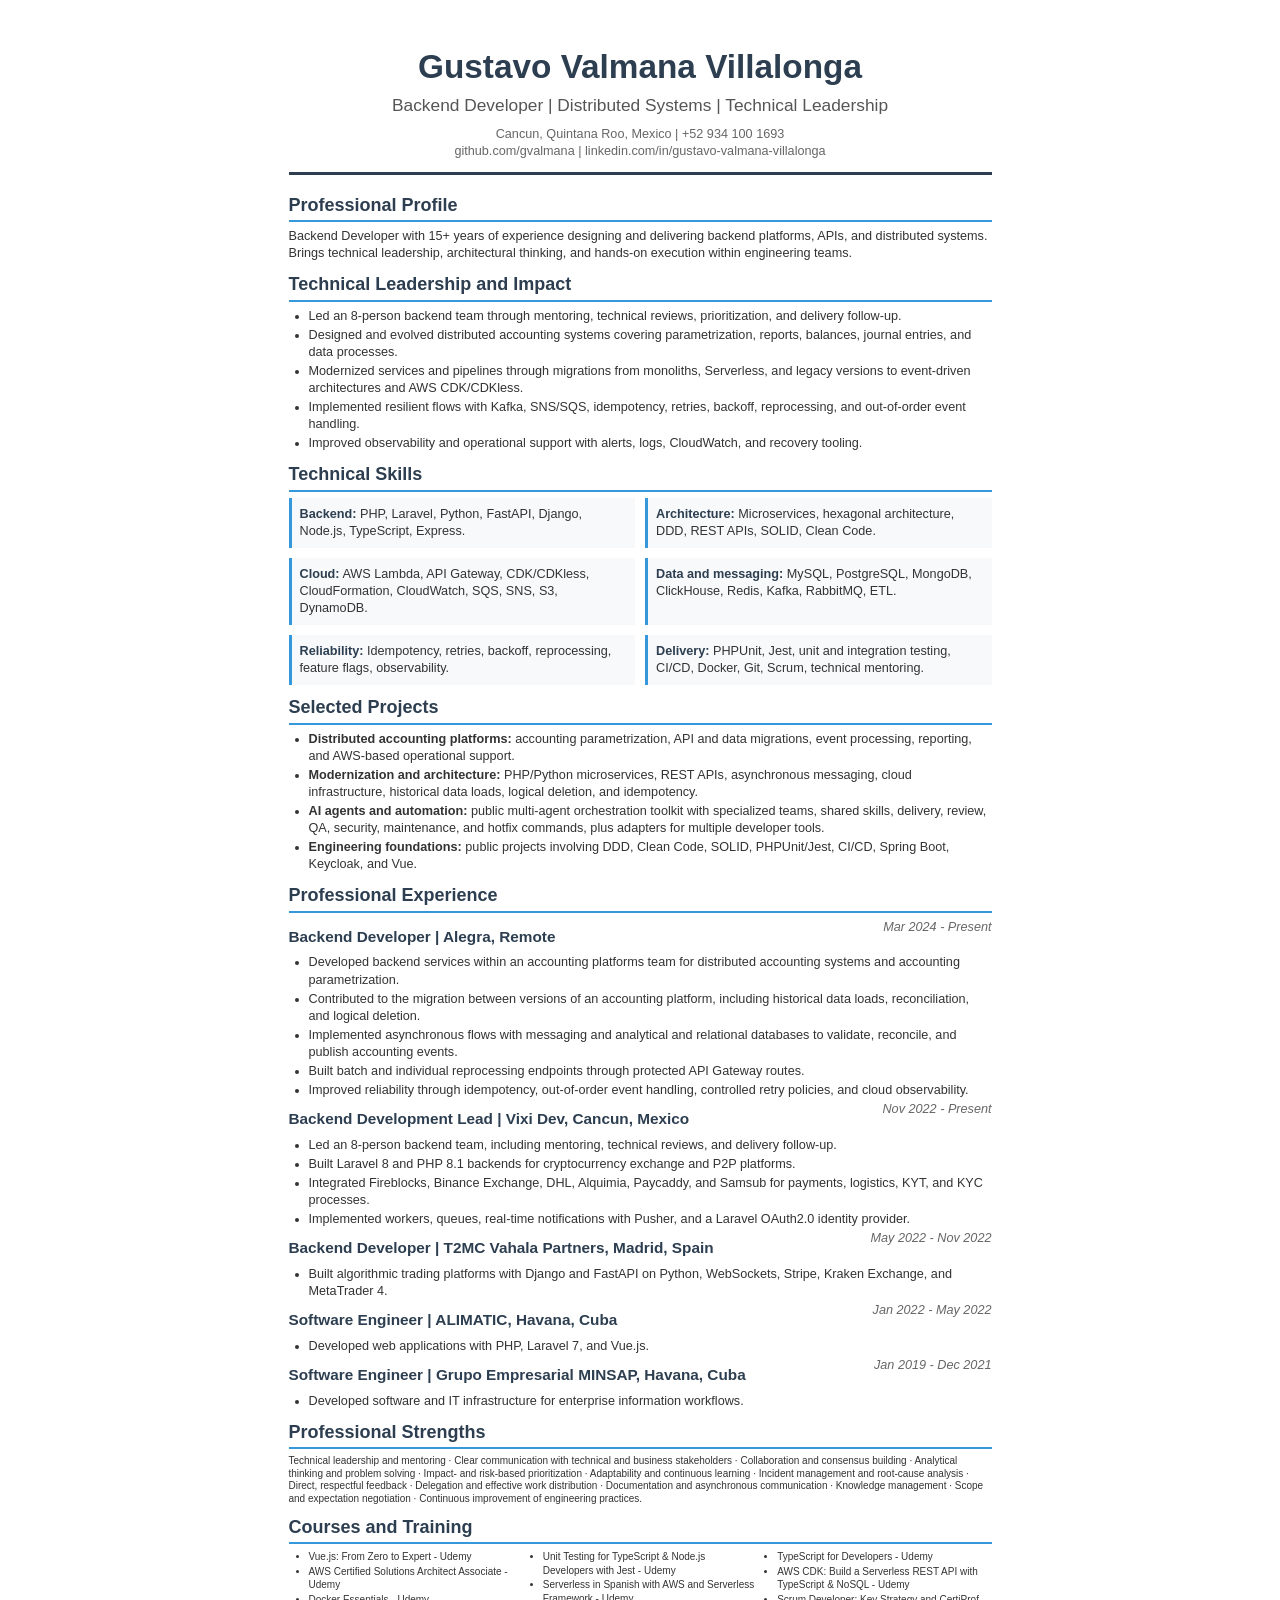
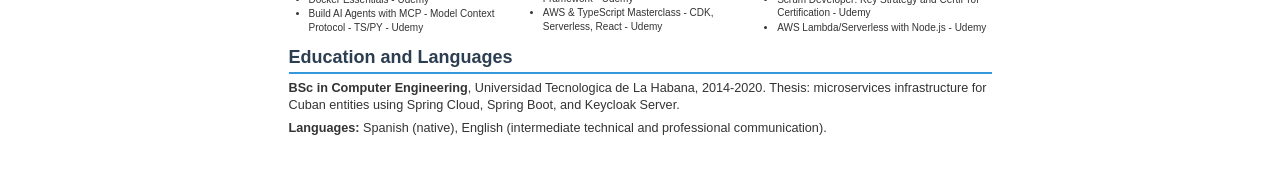
<file: cv-pdf-en.html>
<!DOCTYPE html>
<html lang="en">
  <head>
    <meta charset="UTF-8" />
    <meta name="viewport" content="width=device-width, initial-scale=1.0" />
    <title>Gustavo Valmana Villalonga - Backend Developer</title>
    <style>
      * { box-sizing: border-box; }
      body { margin: 0; font-family: "Segoe UI", Arial, sans-serif; color: #333; font-size: 9.5pt; line-height: 1.35; }
      .container { max-width: 210mm; margin: 0 auto; padding: 12mm; }
      .header { text-align: center; border-bottom: 3px solid #2c3e50; padding-bottom: 12px; margin-bottom: 18px; }
      h1 { color: #2c3e50; font-size: 25pt; margin: 0 0 4px; }
      .subtitle { color: #555; font-size: 13pt; margin: 0 0 8px; }
      .contact { color: #666; font-size: 9.5pt; }
      .section { margin-bottom: 10px; }
      h2 { color: #2c3e50; font-size: 13.5pt; border-bottom: 2px solid #3498db; padding-bottom: 3px; margin: 0 0 6px; }
      h3 { color: #2c3e50; font-size: 11.5pt; margin: 8px 0 2px; }
      p { margin: 5px 0; }
      ul { margin: 5px 0 0 20px; padding: 0; }
      li { margin-bottom: 2px; }
      .grid { display: grid; grid-template-columns: repeat(2, 1fr); gap: 10px; }
      .card { background: #f8f9fa; border-left: 3px solid #3498db; padding: 8px; page-break-inside: avoid; }
      .card strong { color: #2c3e50; }
      .role { display: flex; justify-content: space-between; gap: 12px; }
      .date { color: #666; font-style: italic; white-space: nowrap; }
      .course-list { columns: 3; column-gap: 20px; font-size: 7.5pt; }
      .course-list li { break-inside: avoid; margin-bottom: 1px; }
      .soft-skills-text { font-size: 7.5pt; line-height: 1.25; }
      @page { size: A4; margin: 8mm; }
      @media print { .container { padding: 4mm; } }
    </style>
  </head>
  <body>
    <div class="container">
      <header class="header">
        <h1>Gustavo Valmana Villalonga</h1>
        <p class="subtitle">Backend Developer | Distributed Systems | Technical Leadership</p>
        <div class="contact">Cancun, Quintana Roo, Mexico | +52 934 100 1693</div>
        <div class="contact">github.com/gvalmana | linkedin.com/in/gustavo-valmana-villalonga</div>
      </header>

      <section class="section">
        <h2>Professional Profile</h2>
        <p>Backend Developer with 15+ years of experience designing and delivering backend platforms, APIs, and distributed systems. Brings technical leadership, architectural thinking, and hands-on execution within engineering teams.</p>
      </section>

      <section class="section">
        <h2>Technical Leadership and Impact</h2>
        <ul>
          <li>Led an 8-person backend team through mentoring, technical reviews, prioritization, and delivery follow-up.</li>
          <li>Designed and evolved distributed accounting systems covering parametrization, reports, balances, journal entries, and data processes.</li>
          <li>Modernized services and pipelines through migrations from monoliths, Serverless, and legacy versions to event-driven architectures and AWS CDK/CDKless.</li>
          <li>Implemented resilient flows with Kafka, SNS/SQS, idempotency, retries, backoff, reprocessing, and out-of-order event handling.</li>
          <li>Improved observability and operational support with alerts, logs, CloudWatch, and recovery tooling.</li>
        </ul>
      </section>

      <section class="section">
        <h2>Technical Skills</h2>
        <div class="grid">
          <div class="card"><strong>Backend:</strong> PHP, Laravel, Python, FastAPI, Django, Node.js, TypeScript, Express.</div>
          <div class="card"><strong>Architecture:</strong> Microservices, hexagonal architecture, DDD, REST APIs, SOLID, Clean Code.</div>
          <div class="card"><strong>Cloud:</strong> AWS Lambda, API Gateway, CDK/CDKless, CloudFormation, CloudWatch, SQS, SNS, S3, DynamoDB.</div>
          <div class="card"><strong>Data and messaging:</strong> MySQL, PostgreSQL, MongoDB, ClickHouse, Redis, Kafka, RabbitMQ, ETL.</div>
          <div class="card"><strong>Reliability:</strong> Idempotency, retries, backoff, reprocessing, feature flags, observability.</div>
          <div class="card"><strong>Delivery:</strong> PHPUnit, Jest, unit and integration testing, CI/CD, Docker, Git, Scrum, technical mentoring.</div>
        </div>
      </section>

      <section class="section">
        <h2>Selected Projects</h2>
        <ul>
          <li><strong>Distributed accounting platforms:</strong> accounting parametrization, API and data migrations, event processing, reporting, and AWS-based operational support.</li>
          <li><strong>Modernization and architecture:</strong> PHP/Python microservices, REST APIs, asynchronous messaging, cloud infrastructure, historical data loads, logical deletion, and idempotency.</li>
          <li><strong>AI agents and automation:</strong> public multi-agent orchestration toolkit with specialized teams, shared skills, delivery, review, QA, security, maintenance, and hotfix commands, plus adapters for multiple developer tools.</li>
          <li><strong>Engineering foundations:</strong> public projects involving DDD, Clean Code, SOLID, PHPUnit/Jest, CI/CD, Spring Boot, Keycloak, and Vue.</li>
        </ul>
      </section>

      <section class="section">
        <h2>Professional Experience</h2>
        <div class="role"><div><h3>Backend Developer | Alegra, Remote</h3></div><div class="date">Mar 2024 - Present</div></div>
        <ul>
          <li>Developed backend services within an accounting platforms team for distributed accounting systems and accounting parametrization.</li>
          <li>Contributed to the migration between versions of an accounting platform, including historical data loads, reconciliation, and logical deletion.</li>
          <li>Implemented asynchronous flows with messaging and analytical and relational databases to validate, reconcile, and publish accounting events.</li>
          <li>Built batch and individual reprocessing endpoints through protected API Gateway routes.</li>
          <li>Improved reliability through idempotency, out-of-order event handling, controlled retry policies, and cloud observability.</li>
        </ul>
        <div class="role"><div><h3>Backend Development Lead | Vixi Dev, Cancun, Mexico</h3></div><div class="date">Nov 2022 - Present</div></div>
        <ul>
          <li>Led an 8-person backend team, including mentoring, technical reviews, and delivery follow-up.</li>
          <li>Built Laravel 8 and PHP 8.1 backends for cryptocurrency exchange and P2P platforms.</li>
          <li>Integrated Fireblocks, Binance Exchange, DHL, Alquimia, Paycaddy, and Samsub for payments, logistics, KYT, and KYC processes.</li>
          <li>Implemented workers, queues, real-time notifications with Pusher, and a Laravel OAuth2.0 identity provider.</li>
        </ul>
        <div class="role"><div><h3>Backend Developer | T2MC Vahala Partners, Madrid, Spain</h3></div><div class="date">May 2022 - Nov 2022</div></div>
        <ul><li>Built algorithmic trading platforms with Django and FastAPI on Python, WebSockets, Stripe, Kraken Exchange, and MetaTrader 4.</li></ul>
        <div class="role"><div><h3>Software Engineer | ALIMATIC, Havana, Cuba</h3></div><div class="date">Jan 2022 - May 2022</div></div>
        <ul><li>Developed web applications with PHP, Laravel 7, and Vue.js.</li></ul>
        <div class="role"><div><h3>Software Engineer | Grupo Empresarial MINSAP, Havana, Cuba</h3></div><div class="date">Jan 2019 - Dec 2021</div></div>
        <ul><li>Developed software and IT infrastructure for enterprise information workflows.</li></ul>
      </section>

      <section class="section">
        <h2>Professional Strengths</h2>
        <p class="soft-skills-text">Technical leadership and mentoring · Clear communication with technical and business stakeholders · Collaboration and consensus building · Analytical thinking and problem solving · Impact- and risk-based prioritization · Adaptability and continuous learning · Incident management and root-cause analysis · Direct, respectful feedback · Delegation and effective work distribution · Documentation and asynchronous communication · Knowledge management · Scope and expectation negotiation · Continuous improvement of engineering practices.</p>
      </section>

      <section class="section">
        <h2>Courses and Training</h2>
        <ul class="course-list">
          <li>Vue.js: From Zero to Expert - Udemy</li>
          <li>AWS Certified Solutions Architect Associate - Udemy</li>
          <li>Docker Essentials - Udemy</li>
          <li>Build AI Agents with MCP - Model Context Protocol - TS/PY - Udemy</li>
          <li>Unit Testing for TypeScript &amp; Node.js Developers with Jest - Udemy</li>
          <li>Serverless in Spanish with AWS and Serverless Framework - Udemy</li>
          <li>AWS &amp; TypeScript Masterclass - CDK, Serverless, React - Udemy</li>
          <li>TypeScript for Developers - Udemy</li>
          <li>AWS CDK: Build a Serverless REST API with TypeScript &amp; NoSQL - Udemy</li>
          <li>Scrum Developer: Key Strategy and CertiProf Certification - Udemy</li>
          <li>AWS Lambda/Serverless with Node.js - Udemy</li>
        </ul>
      </section>

      <section class="section">
        <h2>Education and Languages</h2>
        <p><strong>BSc in Computer Engineering</strong>, Universidad Tecnologica de La Habana, 2014-2020. Thesis: microservices infrastructure for Cuban entities using Spring Cloud, Spring Boot, and Keycloak Server.</p>
        <p><strong>Languages:</strong> Spanish (native), English (intermediate technical and professional communication).</p>
      </section>
    </div>
  </body>
</html>
</file>
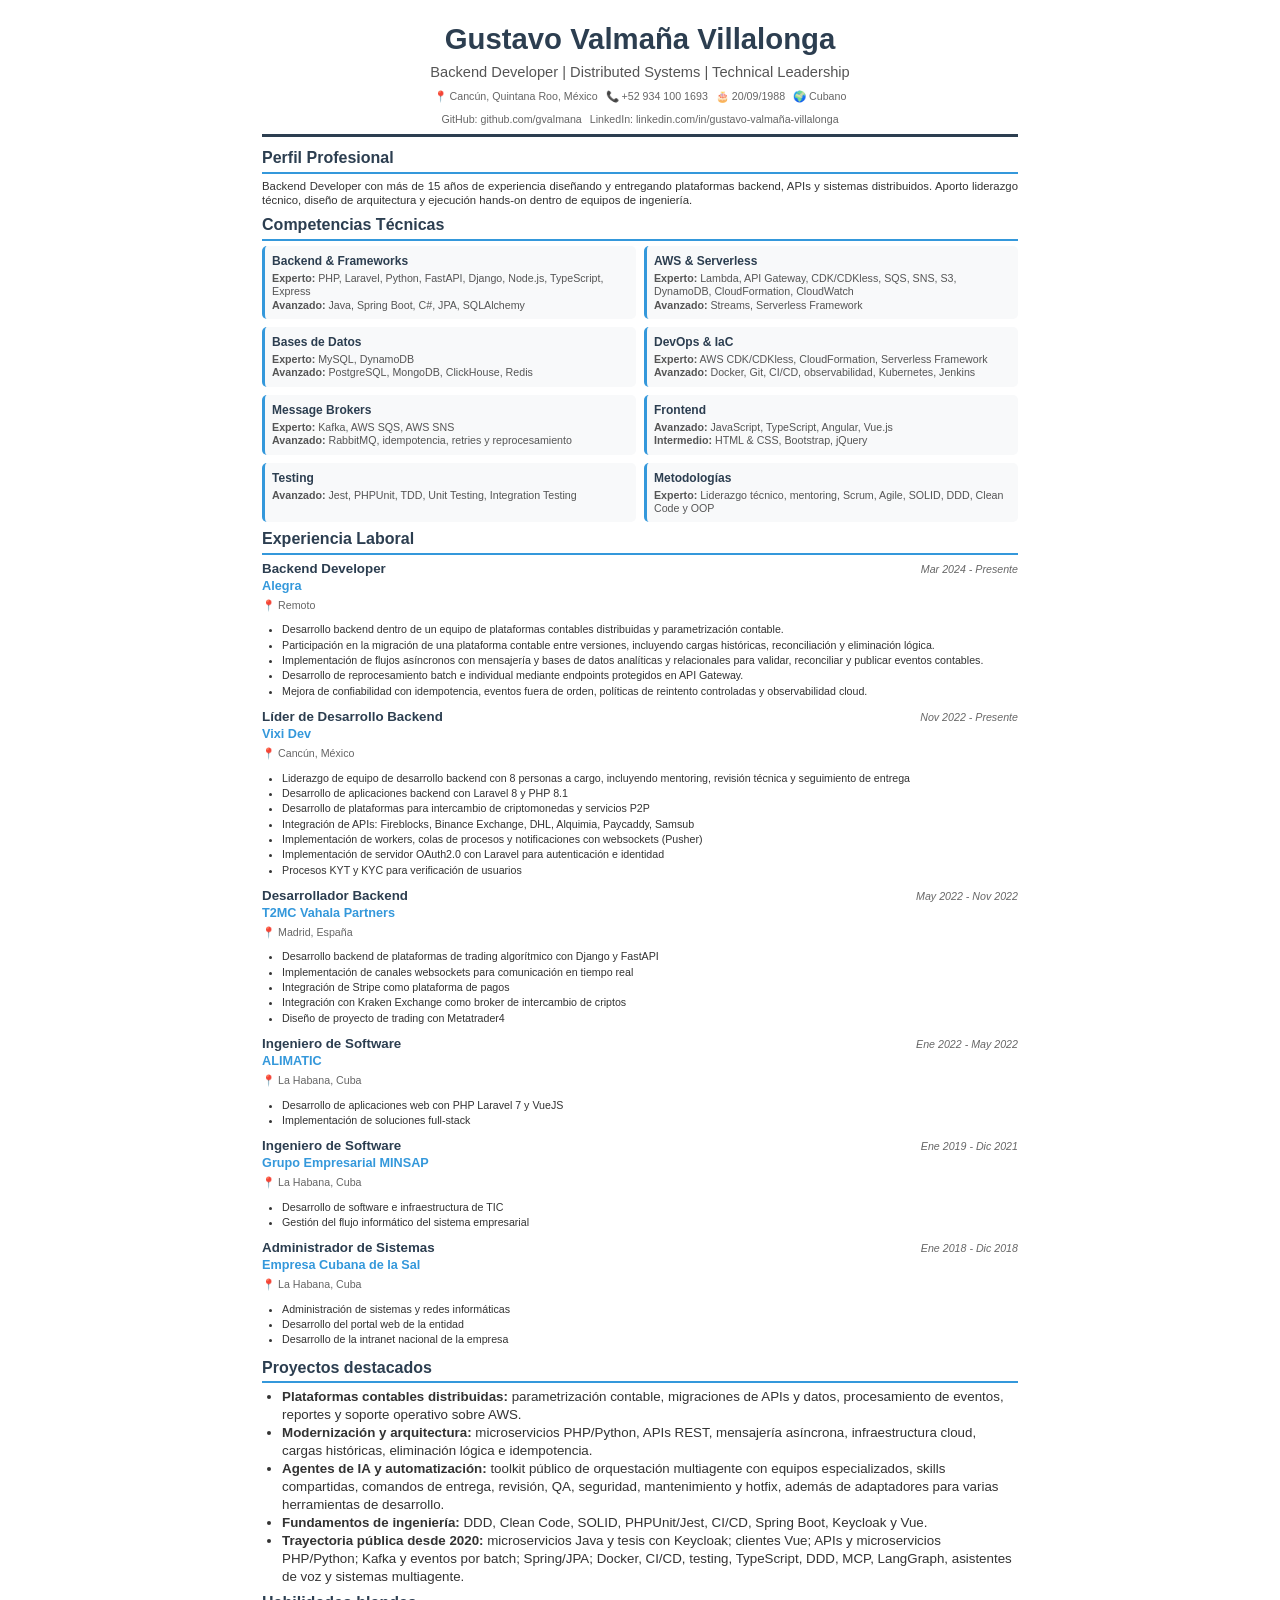
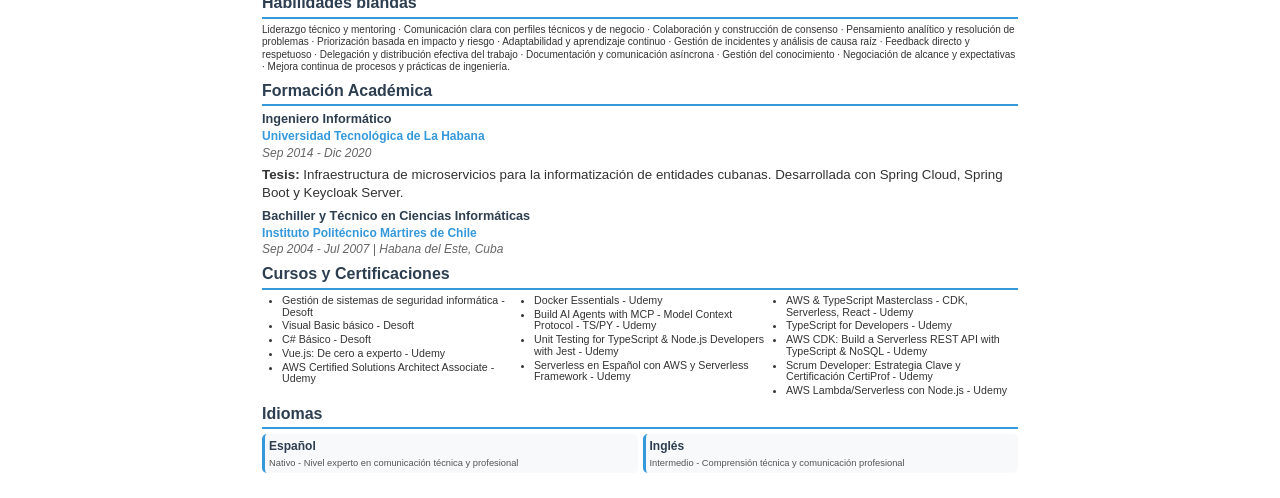
<file: cv-pdf.html>
<!DOCTYPE html>
<html lang="es">
  <head>
    <meta charset="UTF-8" />
    <meta name="viewport" content="width=device-width, initial-scale=1.0" />
    <title>Gustavo Valmaña Villalonga - CV</title>
    <style>
      * {
        margin: 0;
        padding: 0;
        box-sizing: border-box;
      }

      body {
        font-family: "Segoe UI", Tahoma, Geneva, Verdana, sans-serif;
        line-height: 1.35;
        color: #333;
        background: white;
        font-size: 9.5pt;
      }

      .container {
        max-width: 210mm;
        margin: 0 auto;
        padding: 5mm;
      }

      /* Header */
      .header {
        text-align: center;
        margin-bottom: 10px;
        padding-bottom: 8px;
        border-bottom: 3px solid #2c3e50;
      }

      .header h1 {
        font-size: 22pt;
        color: #2c3e50;
        margin-bottom: 5px;
        font-weight: 700;
      }

      .header .subtitle {
        font-size: 11pt;
        color: #555;
        margin-bottom: 6px;
      }

      .contact-info {
        display: flex;
        justify-content: center;
        flex-wrap: wrap;
        gap: 8px;
        font-size: 8pt;
        color: #666;
      }

      .contact-info span {
        display: inline-flex;
        align-items: center;
      }

      /* Section */
      .section {
        margin-bottom: 6px;
      }

      .section-title {
        font-size: 12pt;
        color: #2c3e50;
        font-weight: 700;
        margin-bottom: 5px;
        padding-bottom: 3px;
        border-bottom: 2px solid #3498db;
      }

      /* About */
      .about {
        text-align: justify;
        font-size: 8.5pt;
        line-height: 1.3;
      }

      /* Skills */
      .skills-grid {
        display: grid;
        grid-template-columns: repeat(2, 1fr);
        gap: 8px;
      }

      .skill-category {
        background: #f8f9fa;
        padding: 7px;
        border-radius: 5px;
        border-left: 3px solid #3498db;
      }

      .skill-category h4 {
        color: #2c3e50;
        font-size: 9pt;
        margin-bottom: 3px;
        font-weight: 600;
      }

      .skill-category p {
        font-size: 8pt;
        line-height: 1.25;
        color: #555;
      }

      /* Experience */
      .experience-item {
        margin-bottom: 10px;
      }

      .experience-header {
        display: flex;
        justify-content: space-between;
        align-items: baseline;
        margin-bottom: 5px;
      }

      .experience-title {
        font-size: 10pt;
        font-weight: 700;
        color: #2c3e50;
      }

      .experience-date {
        font-size: 8pt;
        color: #666;
        font-style: italic;
      }

      .experience-company {
        font-size: 9.5pt;
        color: #3498db;
        font-weight: 600;
        margin-bottom: 3px;
      }

      .experience-location {
        font-size: 8pt;
        color: #666;
        margin-bottom: 6px;
      }

      .experience-item ul {
        margin-left: 20px;
        font-size: 8pt;
      }

      .experience-item li {
        margin-bottom: 2px;
        line-height: 1.25;
      }

      /* Education */
      .education-item {
        margin-bottom: 6px;
        page-break-inside: auto;
      }

      .education-title {
        font-size: 9.5pt;
        font-weight: 700;
        color: #2c3e50;
      }

      .education-institution {
        font-size: 9pt;
        color: #3498db;
        font-weight: 600;
      }

      .education-date {
        font-size: 9pt;
        color: #666;
        font-style: italic;
      }

      /* Certifications */
      .certifications ul {
        margin-left: 20px;
      }

      .course-list {
        columns: 3;
        column-gap: 20px;
        font-size: 6.5pt;
        line-height: 1.1;
      }

      .course-list li {
        break-inside: avoid;
        margin-bottom: 1px;
      }

      .soft-skills-text {
        font-size: 7.5pt;
        line-height: 1.25;
      }

      .languages .skills-grid {
        gap: 5px;
      }

      .languages .skill-category {
        padding: 4px;
      }

      .languages .skill-category p {
        font-size: 7pt;
      }

      .certifications li {
        margin-bottom: 2px;
        font-size: 8pt;
      }

      /* Print Styles */
      @media print {
        body {
          margin: 0;
          padding: 0;
        }

        .container {
          padding: 4mm;
        }

        .section {
          page-break-inside: auto;
        }
      }

      @page {
        size: A4;
        margin: 4mm;
      }
    </style>
  </head>
  <body>
    <div class="container">
      <!-- Header -->
      <div class="header">
        <h1>Gustavo Valmaña Villalonga</h1>
        <p class="subtitle">
          Backend Developer | Distributed Systems | Technical Leadership
        </p>
        <div class="contact-info">
          <span>📍 Cancún, Quintana Roo, México</span>
          <span>📞 +52 934 100 1693</span>
          <span>🎂 20/09/1988</span>
          <span>🌍 Cubano</span>
        </div>
        <div class="contact-info" style="margin-top: 8px">
          <span>GitHub: github.com/gvalmana</span>
          <span>LinkedIn: linkedin.com/in/gustavo-valmaña-villalonga</span>
        </div>
      </div>

      <!-- About -->
      <div class="section">
        <h2 class="section-title">Perfil Profesional</h2>
        <p class="about">
          Backend Developer con más de 15 años de experiencia diseñando y
          entregando plataformas backend, APIs y sistemas distribuidos.
          Aporto liderazgo técnico, diseño de arquitectura y ejecución hands-on
          dentro de equipos de ingeniería.
        </p>
      </div>

      <!-- Skills -->
      <div class="section">
        <h2 class="section-title">Competencias Técnicas</h2>
        <div class="skills-grid">
          <div class="skill-category">
            <h4>Backend & Frameworks</h4>
            <p>
              <strong>Experto:</strong> PHP, Laravel, Python, FastAPI, Django,
              Node.js, TypeScript, Express
            </p>
            <p>
              <strong>Avanzado:</strong> Java, Spring Boot, C#, JPA, SQLAlchemy
            </p>
          </div>

          <div class="skill-category">
            <h4>AWS & Serverless</h4>
            <p>
              <strong>Experto:</strong> Lambda, API Gateway, CDK/CDKless, SQS,
              SNS, S3, DynamoDB, CloudFormation, CloudWatch
            </p>
            <p><strong>Avanzado:</strong> Streams, Serverless Framework</p>
          </div>

          <div class="skill-category">
            <h4>Bases de Datos</h4>
            <p><strong>Experto:</strong> MySQL, DynamoDB</p>
            <p>
              <strong>Avanzado:</strong> PostgreSQL, MongoDB, ClickHouse, Redis
            </p>
          </div>

          <div class="skill-category">
            <h4>DevOps & IaC</h4>
            <p>
              <strong>Experto:</strong> AWS CDK/CDKless, CloudFormation,
              Serverless Framework
            </p>
            <p>
              <strong>Avanzado:</strong> Docker, Git, CI/CD, observabilidad,
              Kubernetes, Jenkins
            </p>
          </div>

          <div class="skill-category">
            <h4>Message Brokers</h4>
            <p><strong>Experto:</strong> Kafka, AWS SQS, AWS SNS</p>
            <p><strong>Avanzado:</strong> RabbitMQ, idempotencia, retries y reprocesamiento</p>
          </div>

          <div class="skill-category">
            <h4>Frontend</h4>
            <p>
              <strong>Avanzado:</strong> JavaScript, TypeScript, Angular, Vue.js
            </p>
            <p><strong>Intermedio:</strong> HTML & CSS, Bootstrap, jQuery</p>
          </div>

          <div class="skill-category">
            <h4>Testing</h4>
            <p>
              <strong>Avanzado:</strong> Jest, PHPUnit, TDD, Unit Testing,
              Integration Testing
            </p>
          </div>

          <div class="skill-category">
            <h4>Metodologías</h4>
            <p>
              <strong>Experto:</strong> Liderazgo técnico, mentoring, Scrum,
              Agile, SOLID, DDD, Clean Code y OOP
            </p>
          </div>
        </div>
      </div>

      <!-- Experience -->
      <div class="section">
        <h2 class="section-title">Experiencia Laboral</h2>

        <div class="experience-item">
          <div class="experience-header">
            <div>
              <div class="experience-title">Backend Developer</div>
              <div class="experience-company">Alegra</div>
              <div class="experience-location">📍 Remoto</div>
            </div>
            <div class="experience-date">Mar 2024 - Presente</div>
          </div>
          <ul>
            <li>Desarrollo backend dentro de un equipo de plataformas contables distribuidas y parametrización contable.</li>
            <li>Participación en la migración de una plataforma contable entre versiones, incluyendo cargas históricas, reconciliación y eliminación lógica.</li>
            <li>Implementación de flujos asíncronos con mensajería y bases de datos analíticas y relacionales para validar, reconciliar y publicar eventos contables.</li>
            <li>Desarrollo de reprocesamiento batch e individual mediante endpoints protegidos en API Gateway.</li>
            <li>Mejora de confiabilidad con idempotencia, eventos fuera de orden, políticas de reintento controladas y observabilidad cloud.</li>
          </ul>
        </div>

        <div class="experience-item">
          <div class="experience-header">
            <div>
              <div class="experience-title">Líder de Desarrollo Backend</div>
              <div class="experience-company">Vixi Dev</div>
              <div class="experience-location">📍 Cancún, México</div>
            </div>
            <div class="experience-date">Nov 2022 - Presente</div>
          </div>
          <ul>
            <li>
               Liderazgo de equipo de desarrollo backend con 8 personas a cargo,
               incluyendo mentoring, revisión técnica y seguimiento de entrega
            </li>
            <li>Desarrollo de aplicaciones backend con Laravel 8 y PHP 8.1</li>
            <li>
              Desarrollo de plataformas para intercambio de criptomonedas y
              servicios P2P
            </li>
            <li>
              Integración de APIs: Fireblocks, Binance Exchange, DHL, Alquimia,
              Paycaddy, Samsub
            </li>
            <li>
              Implementación de workers, colas de procesos y notificaciones con
              websockets (Pusher)
            </li>
            <li>
              Implementación de servidor OAuth2.0 con Laravel para autenticación
              e identidad
            </li>
            <li>Procesos KYT y KYC para verificación de usuarios</li>
          </ul>
        </div>

        <div class="experience-item">
          <div class="experience-header">
            <div>
              <div class="experience-title">Desarrollador Backend</div>
              <div class="experience-company">T2MC Vahala Partners</div>
              <div class="experience-location">📍 Madrid, España</div>
            </div>
            <div class="experience-date">May 2022 - Nov 2022</div>
          </div>
          <ul>
            <li>
              Desarrollo backend de plataformas de trading algorítmico con
              Django y FastAPI
            </li>
            <li>
              Implementación de canales websockets para comunicación en tiempo
              real
            </li>
            <li>Integración de Stripe como plataforma de pagos</li>
            <li>
              Integración con Kraken Exchange como broker de intercambio de
              criptos
            </li>
            <li>Diseño de proyecto de trading con Metatrader4</li>
          </ul>
        </div>

        <div class="experience-item">
          <div class="experience-header">
            <div>
              <div class="experience-title">Ingeniero de Software</div>
              <div class="experience-company">ALIMATIC</div>
              <div class="experience-location">📍 La Habana, Cuba</div>
            </div>
            <div class="experience-date">Ene 2022 - May 2022</div>
          </div>
          <ul>
            <li>Desarrollo de aplicaciones web con PHP Laravel 7 y VueJS</li>
            <li>Implementación de soluciones full-stack</li>
          </ul>
        </div>

        <div class="experience-item">
          <div class="experience-header">
            <div>
              <div class="experience-title">Ingeniero de Software</div>
              <div class="experience-company">Grupo Empresarial MINSAP</div>
              <div class="experience-location">📍 La Habana, Cuba</div>
            </div>
            <div class="experience-date">Ene 2019 - Dic 2021</div>
          </div>
          <ul>
            <li>Desarrollo de software e infraestructura de TIC</li>
            <li>Gestión del flujo informático del sistema empresarial</li>
          </ul>
        </div>

        <div class="experience-item">
          <div class="experience-header">
            <div>
              <div class="experience-title">Administrador de Sistemas</div>
              <div class="experience-company">Empresa Cubana de la Sal</div>
              <div class="experience-location">📍 La Habana, Cuba</div>
            </div>
            <div class="experience-date">Ene 2018 - Dic 2018</div>
          </div>
          <ul>
            <li>Administración de sistemas y redes informáticas</li>
            <li>Desarrollo del portal web de la entidad</li>
            <li>Desarrollo de la intranet nacional de la empresa</li>
          </ul>
        </div>
      </div>

      <div class="section">
        <h2 class="section-title">Proyectos destacados</h2>
        <ul style="font-size: 10pt; margin-left: 20px">
          <li><strong>Plataformas contables distribuidas:</strong> parametrización contable, migraciones de APIs y datos, procesamiento de eventos, reportes y soporte operativo sobre AWS.</li>
          <li><strong>Modernización y arquitectura:</strong> microservicios PHP/Python, APIs REST, mensajería asíncrona, infraestructura cloud, cargas históricas, eliminación lógica e idempotencia.</li>
          <li><strong>Agentes de IA y automatización:</strong> toolkit público de orquestación multiagente con equipos especializados, skills compartidas, comandos de entrega, revisión, QA, seguridad, mantenimiento y hotfix, además de adaptadores para varias herramientas de desarrollo.</li>
          <li><strong>Fundamentos de ingeniería:</strong> DDD, Clean Code, SOLID, PHPUnit/Jest, CI/CD, Spring Boot, Keycloak y Vue.</li>
          <li><strong>Trayectoria pública desde 2020:</strong> microservicios Java y tesis con Keycloak; clientes Vue; APIs y microservicios PHP/Python; Kafka y eventos por batch; Spring/JPA; Docker, CI/CD, testing, TypeScript, DDD, MCP, LangGraph, asistentes de voz y sistemas multiagente.</li>
        </ul>
      </div>

      <div class="section">
        <h2 class="section-title">Habilidades blandas</h2>
        <p class="soft-skills-text">Liderazgo técnico y mentoring · Comunicación clara con perfiles técnicos y de negocio · Colaboración y construcción de consenso · Pensamiento analítico y resolución de problemas · Priorización basada en impacto y riesgo · Adaptabilidad y aprendizaje continuo · Gestión de incidentes y análisis de causa raíz · Feedback directo y respetuoso · Delegación y distribución efectiva del trabajo · Documentación y comunicación asíncrona · Gestión del conocimiento · Negociación de alcance y expectativas · Mejora continua de procesos y prácticas de ingeniería.</p>
      </div>

      <!-- Education -->
      <div class="section">
        <h2 class="section-title">Formación Académica</h2>

        <div class="education-item">
          <div class="education-title">Ingeniero Informático</div>
          <div class="education-institution">
            Universidad Tecnológica de La Habana
          </div>
          <div class="education-date">Sep 2014 - Dic 2020</div>
          <p style="font-size: 10pt; margin-top: 5px">
            <strong>Tesis:</strong> Infraestructura de microservicios para la
            informatización de entidades cubanas. Desarrollada con Spring Cloud,
            Spring Boot y Keycloak Server.
          </p>
        </div>

        <div class="education-item">
          <div class="education-title">
            Bachiller y Técnico en Ciencias Informáticas
          </div>
          <div class="education-institution">
            Instituto Politécnico Mártires de Chile
          </div>
          <div class="education-date">
            Sep 2004 - Jul 2007 | Habana del Este, Cuba
          </div>
        </div>
      </div>

      <!-- Certifications -->
      <div class="section certifications">
        <h2 class="section-title">Cursos y Certificaciones</h2>
        <ul class="course-list">
          <li>Gestión de sistemas de seguridad informática - Desoft</li>
          <li>Visual Basic básico - Desoft</li>
          <li>C# Básico - Desoft</li>
          <li>Vue.js: De cero a experto - Udemy</li>
          <li>AWS Certified Solutions Architect Associate - Udemy</li>
          <li>Docker Essentials - Udemy</li>
          <li>Build AI Agents with MCP - Model Context Protocol - TS/PY - Udemy</li>
          <li>Unit Testing for TypeScript &amp; Node.js Developers with Jest - Udemy</li>
          <li>Serverless en Español con AWS y Serverless Framework - Udemy</li>
          <li>AWS &amp; TypeScript Masterclass - CDK, Serverless, React - Udemy</li>
          <li>TypeScript for Developers - Udemy</li>
          <li>AWS CDK: Build a Serverless REST API with TypeScript &amp; NoSQL - Udemy</li>
          <li>Scrum Developer: Estrategia Clave y Certificación CertiProf - Udemy</li>
          <li>AWS Lambda/Serverless con Node.js - Udemy</li>
        </ul>
      </div>

      <!-- Languages -->
      <div class="section languages">
        <h2 class="section-title">Idiomas</h2>
        <div class="skills-grid" style="grid-template-columns: repeat(2, 1fr)">
          <div class="skill-category">
            <h4>Español</h4>
            <p>Nativo - Nivel experto en comunicación técnica y profesional</p>
          </div>
          <div class="skill-category">
            <h4>Inglés</h4>
            <p>Intermedio - Comprensión técnica y comunicación profesional</p>
          </div>
        </div>
      </div>
    </div>
  </body>
</html>
</file>
<file: scribbler-global.css>
/* css variables*/
:root {
  --primary-color: #432E30;
  --primary-color-light: #6F5A5D;
  --accent-color: #B94B4C;
  --accent-color-light: #F8E7E5;
  --accent-color-dark: #8F3438;
  --white-color: #FFFFFF;
  --light-gray-color: #D8DDE2;
  --medium-gray-color: #69737D;
  --dark-gray-color: #26323B;
  --bg-color: #F6F4F2;
  --surface-color: #FFFFFF;
  --code-bg-color: #EDE7E5;
  --terminal-color: #1F252B;
}

/* normalized */
html, body {
  padding: 0;
  margin: 0;
  font-family: 'Nunito Sans', sans-serif;
  background-color: var(--surface-color);
  color: var(--dark-gray-color);
  line-height: 1.6;
}

p {
  font-weight: 400;
  color: var(--dark-gray-color);
}

a, a:hover {
  text-decoration: none;
  color: var(--primary-color);
}

a:focus-visible,
button:focus-visible,
.toggle:focus-visible {
  outline: 3px solid var(--accent-color);
  outline-offset: 3px;
}

hr {
  padding: 1rem 0;
  border: 0;
  border-bottom: 1px solid var(--bg-color);
}

* {
  box-sizing: border-box;
}

/* global components */

/* typography */
.section__title {
  color: var(--primary-color);
}

/* tabs */
.tab__container {
  position: relative;
}

.tab__container > ul {
  position: absolute;
  list-style: none;
  margin: 0;
  right: 1rem;
  top: -2rem;
  padding-left: 0;
}

.tab__container .code {
  white-space: normal;
  padding: 1rem 1.5rem;
}

.tab {
  display: inline-block;
  padding: 0.3rem 0.5rem;
  font-weight: 200;
  cursor: pointer;
}

.tab.active {
  border-bottom: 1px solid var(--primary-color);
  font-weight: 700;
  display: inline-block;
}

.tab__pane {
  display: none;
}

.tab__pane.active {
  display: block;
}

/* code */
.code {
  border-radius: 3px;
  font-family: Space Mono, SFMono-Regular, Menlo,Monaco, Consolas, Liberation Mono, Courier New, monospace;
  background: var(--bg-color);
  border: 1px solid var(--code-bg-color);
  color: var(--primary-color-light);
}

.code--block {
  white-space: pre-line;
  padding: 0 1.5rem;
}

.code--inline {
  padding: 3px 6px;
  font-size: 80%;
}

/* buttons */
.button--primary {
  padding: 10px 22px;
  background-color: var(--accent-color);
  color: white;
  position: relative;
  text-decoration: none;
  border: 0;
  transition: all .3s ease-out;
}

.button--primary:after {
  position: absolute;
  content: "";
  width: 1rem;
  height: 1rem;
  background-color: var(--accent-color-light);
  right: -0.4rem;
  top: -0.4rem;
  transition: all 0.3s ease-out;
}

.button--primary:hover {
  text-shadow: 0px 1px 1px var(--accent-color-dark);
  color: white;
  transform: translate3D(0, -3px, 0);
}

.button--primary:focus-visible {
  color: var(--white-color);
  box-shadow: 0 0 0 4px var(--accent-color-light);
}

.button--primary:hover::after {
  transform: rotate(90deg);
}

.button--secondary {
  padding: 10px 22px;
  border: 2px solid var(--primary-color);
  transition: all 0.5s ease-out;
}

.button--secondary:hover {
  border-color: var(--accent-color);
  color: var(--accent-color);
}

/* links */
.link {
  text-decoration: none;
  transition: all 0.3s ease-out;
}

.link:hover {
  color: var(--accent-color);
}

.link--dark {
  color: var(--primary-color);
}

.link--light {
  color: var(--accent-color);
}

.link--light:hover,
.link--light:focus-visible {
  color: var(--accent-color-light);
}

/* menu */
nav {
  display: grid;
  grid-template-columns: 70px auto;
}

.menu {
  margin: 0;
  text-align: right;
  overflow: hidden;
  list-style: none;
}

.toggle {
  display: none;
  position: relative;
}

.toggle span,
.toggle span:before,
.toggle span:after {
  content: '';
  position: absolute;
  height: 2px;
  width: 18px;
  border-radius: 2px;
  background: var(--primary-color);
  display: block;
  cursor: pointer;
  transition: all 0.3s ease-in-out;
  right: 0;
}

.toggle span:before {
  top: -6px;
}

.toggle span:after {
  bottom: -6px;
}

.toggle.open span{
  background-color: transparent;
}

.toggle.open span:before,
.toggle.open span:after {
  top: 0;
}

.toggle.open span:before {
  transform: rotate(45deg);
}

.toggle.open span:after {
  transform: rotate(-45deg);
}

.menu__item {
  padding: 1rem;
  display: inline-block;
}

.menu__item.toggle {
  display: none;
}

/* table */
table {
  border-collapse: collapse;
  width: 100%;
  transition: color .3s ease-out;
  margin-bottom: 2rem;
}

table td, table th {
  border: 1px solid var(--code-bg-color);
  padding: 0.8rem;
  font-weight: 300;
}

table th {
  text-align: left;
  background-color: white;
  border-color: white;
  border-bottom-color: var(--code-bg-color);
}

table td:first-child {
  background-color: var(--bg-color);
  font-weight: 600;
}

@media screen and (max-width: 600px) {
  nav {
    grid-template-columns: 70px auto;
  }

  .menu__item{
    display: none;
  }

  .menu__item.toggle {
    display: inline-block;
  }

  .menu {
    text-align: right;
    padding: 0.5rem 1rem;
  }

  .toggle {
    display: block;
  }

  .menu.responsive .menu__item:not(:first-child) {
    display: block;
    padding: 0 0 0.5rem 0;
  }
}

/* layout */
.wrapper {
  margin: 0 auto;
  width: min(70%, 980px);
}

.footer {
  text-align: center;
  background-color: var(--primary-color);
  padding: 2rem;
  color: white;
}

@media screen and (max-width: 750px) {
  .wrapper {
    width: min(88%, 680px);
  }
}

@keyframes fadeUp {
  0% {
    opacity: 0;
    transform: translate3d(0,30px,0);
  }
  100% {
    transform: translate3d(0,0,0);
  }
}
</file>
<file: scribbler-landing.css>
/* nav specialized to landing page */
.logo {
  background: url('logo.svg') no-repeat;
  background-size: contain;
  margin: 1rem 0 0 1rem;
}

nav {
  background-color: var(--bg-color);
  border-bottom: 1px solid var(--code-bg-color);
}

/* hero section */
.hero {
  text-align: center;
  background-color: var(--bg-color);
  padding: 2rem 0 8rem 0;
}

.hero__title {
  font-weight: 900;
  color: var(--primary-color);
  letter-spacing: -0.03em;
}

.hero__description {
  margin: -1rem auto 2rem auto;
  color: var(--primary-color-light);
  font-weight: 600;
}

.hero__terminal {
  width: min(70%, 820px);
  margin: -5rem auto 3rem auto;
  text-align: left;
  color: white;
  padding: 0 1rem;
  border-radius: 4px;
  background-color: var(--terminal-color);
  min-height: 250px;
  animation: fadeUp 2s;
  box-shadow: 0 18px 40px rgba(31, 37, 43, 0.18);
  border: 1px solid rgba(255, 255, 255, 0.08);
}

.hero__terminal pre {
  white-space: pre-line;
  padding-top: 1rem;
}

/* feature section */
.feature {
  display: grid;
  grid-template-columns: repeat(2, minmax(0, 1fr));
  gap: 1.25rem;
}

.feature > .section__title {
  grid-column: 1 / -1;
  margin-bottom: 0.5rem;
}

.feature__item {
  max-width: none;
  margin: 0;
  padding: 1.25rem;
  border: 1px solid var(--code-bg-color);
  border-radius: 8px;
  background: var(--surface-color);
  box-shadow: 0 8px 24px rgba(67, 46, 48, 0.06);
}

.feature__item .section__title {
  margin-bottom: 0;
}

.feature__item p {
  margin-top: 0.5rem;
}

/* keybinding section */
.keybinding {
  margin-top: 3rem;
  display: flex;
  gap: 1rem;
}

.social-links {
  display: flex;
  flex-wrap: wrap;
  justify-content: center;
  gap: 1rem;
  margin-top: 1rem;
}

.social-links a {
  flex: 1 1 calc(33.333% - 1rem);
  max-width: calc(33.333% - 0.667rem);
}

.keybinding__detail {
  position: relative;
  border: 1px solid var(--code-bg-color);
  flex-basis: 50%;
  padding: 2rem 1rem 1rem 1rem;
  list-style: none;
  line-height: 2rem;
}

.keybinding__detail:first-child {
  text-align: right;
  padding-right: 1rem;
}

.keybinding__detail:last-child {
  padding-left: 1rem;
  margin-left: -1px;
}

.keybinding__detail:first-child .keybinding__title {
  position: absolute;
  right: 0.5rem;
  top: -2rem;
  background-color: white;
  padding: 0 0.5rem;
}

.keybinding__detail:last-child .keybinding__title {
  position: absolute;
  left: 0.5rem;
  top: -2rem;
  background-color: white;
  padding: 0 0.5rem;
}

.keybinding__label {
  background: var(--white-color);
  border: 1px solid var(--light-gray-color);
  box-shadow: 0 1px 0 0 var(--medium-gray-color);
  border-radius: 3px;
  font-family: Courier;
  font-size: 0.7rem;
  color: var(--dark-gray-color);
  padding: 3px 3px 1px 3px;
  vertical-align: middle;
}

/* callout section */
.callout {
  text-align: center;
  padding: 1rem 0 3rem 0;
}

.callout .button--primary {
  display: inline-block;
  margin-top: 0.5rem;
}

/* changelog section */
.changelog {
  background-color: var(--bg-color);
  padding: 4rem 0;
}

.changelog__item {
  display: flex;
  gap: 2rem;
  padding: 1.5rem 0;
  border-bottom: 1px solid var(--code-bg-color);
}

.changelog__meta {
  flex-basis: 25%;
  flex-shrink: 0;
}

.changelog__meta small {
  color: var(--primary-color-light);
  font-weight: 200;
  letter-spacing: 1px;
}

.changelog__title {
  margin-bottom: 0;
}

.changelog__callout {
  margin: 3rem auto 2rem auto;
  text-align: center;
}

@media (max-width: 750px) {
  .hero__terminal {
    width: 88%;
    margin-top: -4rem;
  }
  .tab__container > ul {
    right: auto;
    left: 0;
    padding-left: 0;
  }
  .tab__container .code {
    margin-top: 2rem;
  }
  .feature, .keybinding, .changelog__item {
    flex-direction: column;
  }
  .feature {
    display: grid;
    grid-template-columns: 1fr;
  }
  .feature__item {
    max-width: 100%;
    margin: 0;
  }
  .keybinding {
    font-size: 0.8rem;
  }
  .social-links a {
    flex-basis: 100%;
    max-width: none;
  }
  .changelog__item {
    display: block;
  }
  .changelog__meta {
    margin-bottom: 0.75rem;
  }
}

@media (max-width: 600px) {
  .hero {
    padding-bottom: 6rem;
  }
  .hero__title {
    font-size: clamp(2rem, 9vw, 3rem);
  }
  .hero__description {
    padding: 0 1rem;
    line-height: 1.4;
  }
  .hero__terminal {
    width: 92%;
    min-height: 0;
    font-size: 0.78rem;
  }
}
</file>
<file: scribbler/scribbler/scribbler-global.css>
/* css variables*/
:root {
  --primary-color: #432E30;
  --primary-color-light: #8E7474;
  --accent-color: #FE6A6B;
  --accent-color-light: #FFE4E4;
  --accent-color-dark: #B94B4C;
  --white-color: #FAFBFC;
  --light-gray-color: #C6CBD1;
  --medium-gray-color: #959DA5;
  --dark-gray-color: #444D56; 
  --bg-color: #F8F8FA;
  --code-bg-color: #F0E8E8;
}

/* normalized */
html, body {
  padding: 0;
  margin: 0;
  font-family: 'Nunito Sans', sans-serif;
  background-color: white;
}

p {
  font-weight: 300;
  color: #4A4A4A;
}

a, a:hover {
  text-decoration: none;
  color: var(--primary-color);
}

hr {
  padding: 1rem 0;
  border: 0;
  border-bottom: 1px solid var(--bg-color);
}

* {
  box-sizing: border-box;
}

/* global components */

/* typography */
.section__title {
  color: var(--primary-color);
}

/* tabs */
.tab__container {
  position: relative;
}

.tab__container > ul {
  position: absolute;
  list-style: none;
  margin: 0;
  right: 1rem;
  top: -2rem;
  padding-left: 0;
}

.tab__container .code {
  white-space: normal;
  padding: 1rem 1.5rem;
}

.tab {
  display: inline-block;
  padding: 0.3rem 0.5rem;
  font-weight: 200;
  cursor: pointer;
}

.tab.active {
  border-bottom: 1px solid var(--primary-color);
  font-weight: 700;
  display: inline-block;
}

.tab__pane {
  display: none;
}

.tab__pane.active {
  display: block;
}

/* code */
.code {
  border-radius: 3px;
  font-family: Space Mono, SFMono-Regular, Menlo,Monaco, Consolas, Liberation Mono, Courier New, monospace;
  background: var(--bg-color);
  border: 1px solid var(--code-bg-color);
  color: var(--primary-color-light);
}

.code--block {
  white-space: pre-line;
  padding: 0 1.5rem;
}

.code--inline {
  padding: 3px 6px;
  font-size: 80%;
}

/* buttons */
.button--primary {
  padding: 10px 22px;
  background-color: var(--accent-color);
  color: white;
  position: relative;
  text-decoration: none;
  border: 0;
  transition: all .3s ease-out;
}

.button--primary:after {
  position: absolute;
  content: "";
  width: 1rem;
  height: 1rem;
  background-color: var(--accent-color-light);
  right: -0.4rem;
  top: -0.4rem;
  transition: all 0.3s ease-out;
}

.button--primary:hover {
  text-shadow: 0px 1px 1px var(--accent-color-dark);
  color: white;
  transform: translate3D(0, -3px, 0);
}

.button--primary:hover::after {
  transform: rotate(90deg);
}

.button--secondary {
  padding: 10px 22px;
  border: 2px solid var(--primary-color);
  transition: all 0.5s ease-out;
}

.button--secondary:hover {
  border-color: var(--accent-color);
  color: var(--accent-color);
}

/* links */
.link {
  text-decoration: none;
  transition: all 0.3s ease-out;
}

.link:hover {
  color: var(--accent-color);
}

.link--dark {
  color: var(--primary-color);
}

.link--light {
  color: var(--accent-color);
}

/* menu */
nav {
  display: grid;
  grid-template-columns: 70px auto;
}

.menu {
  margin: 0;
  text-align: right;
  overflow: hidden;
  list-style: none;
}

.toggle {
  display: none;
  position: relative;
}

.toggle span,
.toggle span:before,
.toggle span:after {
  content: '';
  position: absolute;
  height: 2px;
  width: 18px;
  border-radius: 2px;
  background: var(--primary-color);
  display: block;
  cursor: pointer;
  transition: all 0.3s ease-in-out;
  right: 0;
}

.toggle span:before {
  top: -6px;
}

.toggle span:after {
  bottom: -6px;
}

.toggle.open span{
  background-color: transparent;
}

.toggle.open span:before,
.toggle.open span:after {
  top: 0;
}

.toggle.open span:before {
  transform: rotate(45deg);
}

.toggle.open span:after {
  transform: rotate(-45deg);
}

.menu__item {
  padding: 1rem;
  display: inline-block;
}

.menu__item.toggle {
  display: none;
}

/* table */
table {
  border-collapse: collapse;
  width: 100%;
  transition: color .3s ease-out;
  margin-bottom: 2rem;
}

table td, table th {
  border: 1px solid var(--code-bg-color);
  padding: 0.8rem;
  font-weight: 300;
}

table th {
  text-align: left;
  background-color: white;
  border-color: white;
  border-bottom-color: var(--code-bg-color);
}

table td:first-child {
  background-color: var(--bg-color);
  font-weight: 600;
}

@media screen and (max-width: 600px) {
  nav {
    grid-template-columns: 70px auto;
  }

  .menu__item{
    display: none;
  }

  .menu__item.toggle {
    display: inline-block;
  }

  .menu {
    text-align: right;
    padding: 0.5rem 1rem;
  }

  .toggle {
    display: block;
  }

  .menu.responsive .menu__item:not(:first-child) {
    display: block;
    padding: 0 0 0.5rem 0;
  }
}

/* layout */
.wrapper {
  margin: 0 auto;
  width: 70%;
}

.footer {
  text-align: center;
  background-color: var(--primary-color);
  padding: 2rem;
  color: white;
}

@keyframes fadeUp {
  0% {
    opacity: 0;
    transform: translate3d(0,30px,0);
  }
  100% {
    transform: translate3d(0,0,0);
  }
}
</file>
<file: scribbler/scribbler/scribbler-landing.css>
/* nav specialized to landing page */
.logo {
  background: url('logo.svg') no-repeat;
  background-size: contain;
  margin: 1rem 0 0 1rem;
}

nav {
  background-color: var(--bg-color);
}

/* hero section */
.hero {
  text-align: center;
  background-color: var(--bg-color);
  padding: 2rem 0 10rem 0;
}

.hero__title {
  font-weight: 900;
  color: var(--primary-color);
}

.hero__description {
  margin: -1rem auto 2rem auto;
}

.hero__terminal {
  width: 60%;
  margin: -11rem auto 3rem auto;
  text-align: left;
  color: white;
  padding: 0 1rem;
  border-radius: 4px;
  background-color: #232323;
  min-height: 285px;
  animation: fadeUp 2s;
  box-shadow: 0px 12px 36.8px 9.2px rgba(0, 0, 0, 0.1);
}

.hero__terminal pre {
  white-space: pre-line;
  padding-top: 1rem;
}

/* feature section */
.feature {
  display: flex;
  flex-wrap: wrap;
}

.feature__item {
  max-width: calc(33% - 20px);
  margin: 0 20px 0 0;
}

.feature__item .section__title {
  margin-bottom: 0;
}

.feature__item p {
  margin-top: 0.5rem;
}

/* keybinding section */
.keybinding {
  margin-top: 3rem;
  display: flex;
}

.keybinding__detail {
  position: relative;
  border: 1px solid var(--code-bg-color);
  flex-basis: 50%;
  padding: 2rem 1rem 1rem 1rem;
  list-style: none;
  line-height: 2rem;
}

.keybinding__detail:first-child {
  text-align: right;
  padding-right: 1rem;
}

.keybinding__detail:last-child {
  padding-left: 1rem;
  margin-left: -1px;
}

.keybinding__detail:first-child .keybinding__title {
  position: absolute;
  right: 0.5rem;
  top: -2rem;
  background-color: white;
  padding: 0 0.5rem;
}

.keybinding__detail:last-child .keybinding__title {
  position: absolute;
  left: 0.5rem;
  top: -2rem;
  background-color: white;
  padding: 0 0.5rem;
}

.keybinding__label {
  background: var(--white-color);
  border: 1px solid var(--light-gray-color);
  box-shadow: 0 1px 0 0 var(--medium-gray-color);
  border-radius: 3px;
  font-family: Courier;
  font-size: 0.7rem;
  color: var(--dark-gray-color);
  padding: 3px 3px 1px 3px;
  vertical-align: middle;
}

/* callout section */
.callout {
  text-align: center;
  padding: 1rem 0 3rem 0;
}

.callout .button--primary {
  display: inline-block;
  margin-top: 0.5rem;
}

/* changelog section */
.changelog {
  background-color: var(--bg-color);
  padding: 2rem 0;
}

.changelog__item {
  display: flex;
}

.changelog__meta {
  flex-basis: 25%;
}

.changelog__meta small {
  color: var(--primary-color-light);
  font-weight: 200;
  letter-spacing: 1px;
}

.changelog__title {
  margin-bottom: 0;
}

.changelog__callout {
  margin: 3rem auto 2rem auto;
  text-align: center;
}

@media (max-width: 750px) {
  .hero__terminal {
    width: 70%;
  }
  .tab__container > ul {
    right: auto;
    left: 0;
    padding-left: 0;
  }
  .tab__container .code {
    margin-top: 2rem;
  }
  .feature, .keybinding, .changelog__item {
    flex-direction: column;
  }
  .feature__item {
    max-width: 100%;
    margin: 0;
  }
  .keybinding {
    font-size: 0.8rem;
  }
}
</file>
